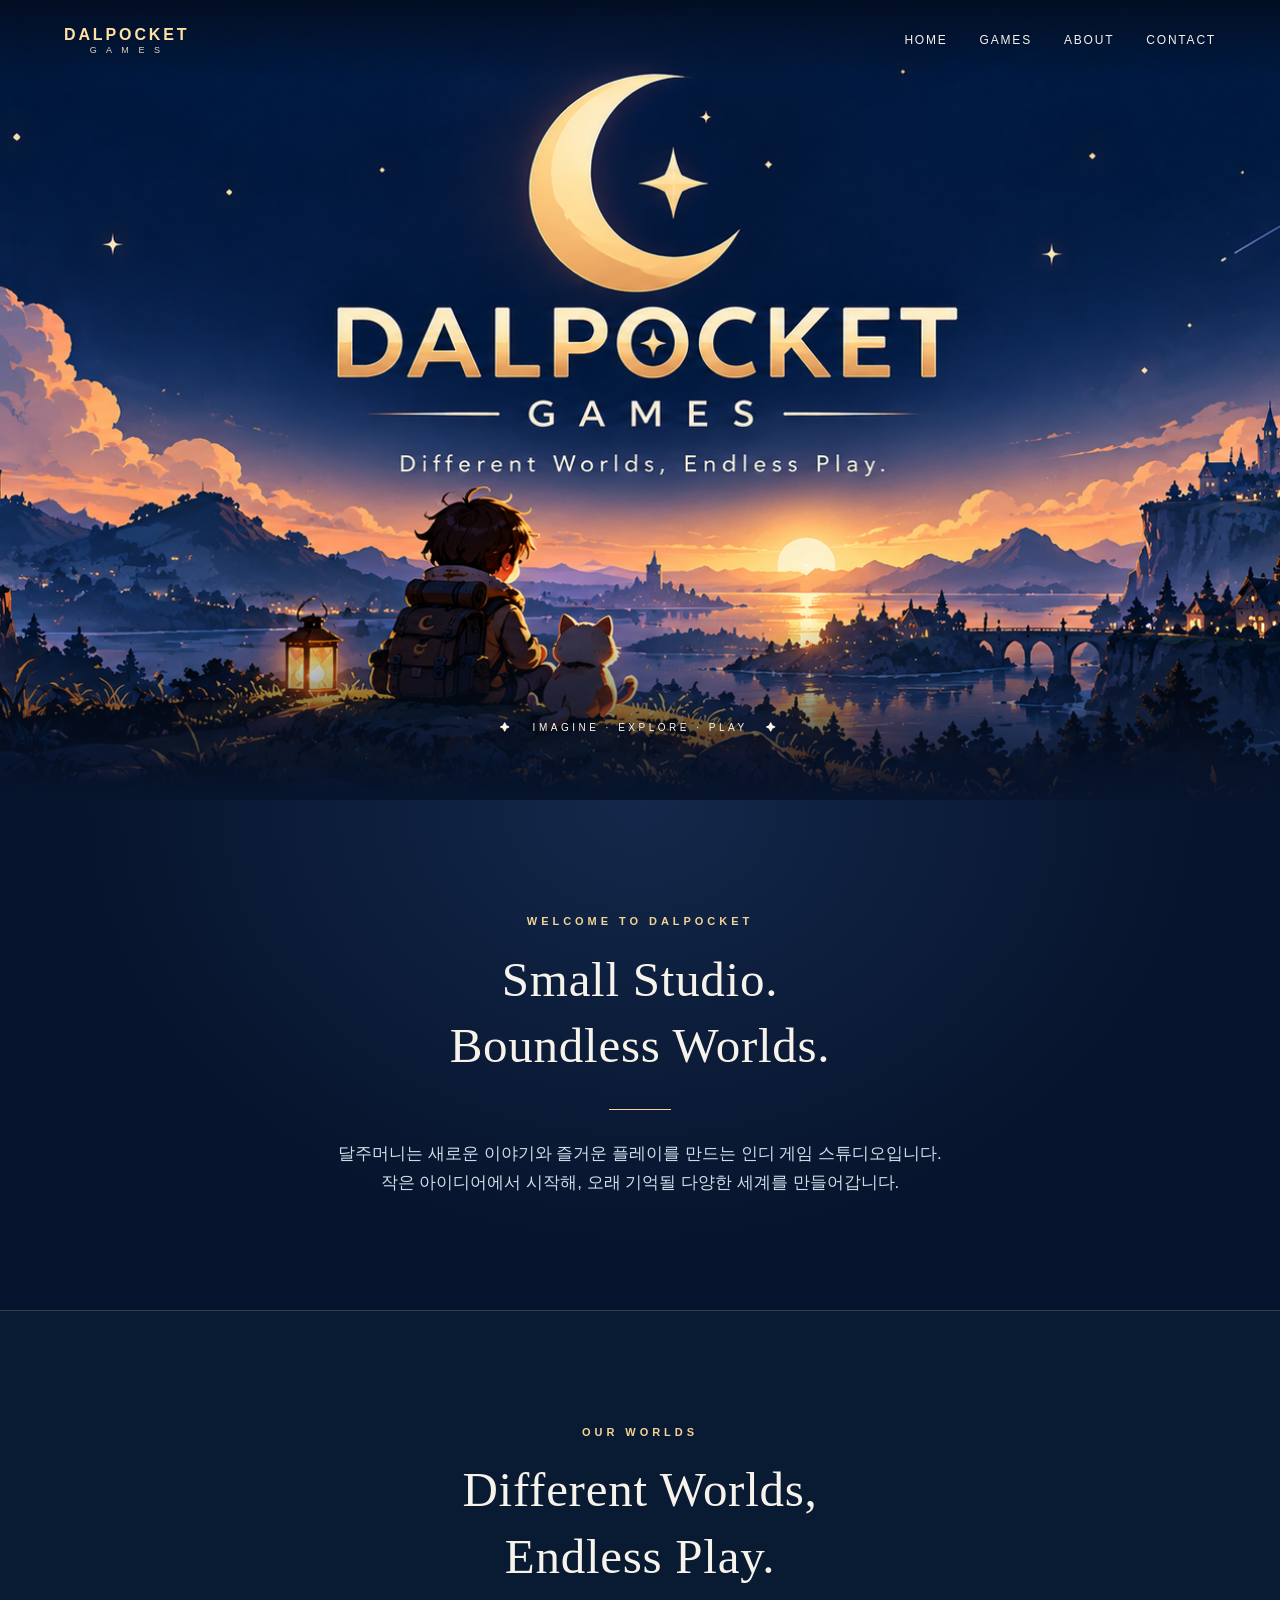
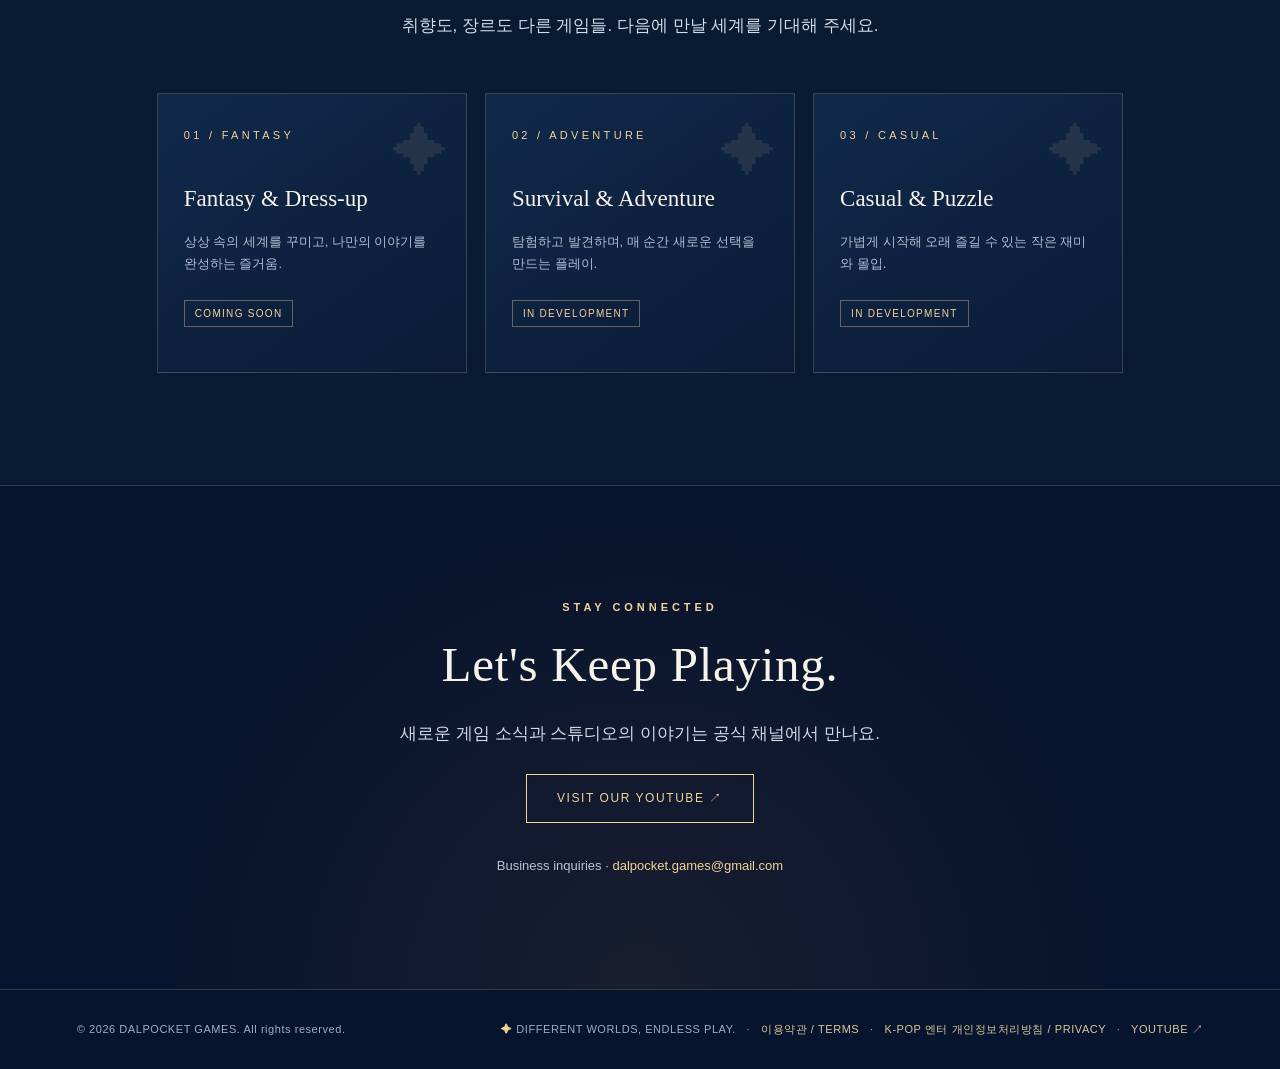
<file: index.html>
<!doctype html>
<html lang="ko">
<head>
<meta charset="utf-8">
<meta name="viewport" content="width=device-width, initial-scale=1">
<meta name="theme-color" content="#07142d">
<meta name="description" content="DALPOCKET GAMES — Different Worlds, Endless Play. 다양한 세계를 만드는 인디 게임 스튜디오.">
<title>DALPOCKET GAMES | Different Worlds, Endless Play</title>
<style>
:root{--navy:#07142d;--navy2:#0c1f40;--gold:#f3d396;--muted:#afbdd2;--line:rgba(241,209,154,.19)}
*{box-sizing:border-box}html{scroll-behavior:smooth}body{margin:0;background:var(--navy);color:#f7f3ea;font-family:Arial,"Noto Sans KR","Malgun Gothic",sans-serif;line-height:1.7}
a{color:inherit;text-decoration:none}a:focus-visible{outline:2px solid var(--gold);outline-offset:5px}
header{position:absolute;z-index:4;top:0;left:0;width:100%;background:linear-gradient(180deg,rgba(3,12,31,.87),transparent)}
.nav{max-width:1320px;margin:auto;display:flex;align-items:center;justify-content:space-between;padding:21px 5%}
.wordmark{font-weight:800;letter-spacing:.18em;font-size:16px;color:#ffe1a4}.wordmark span{display:block;font-size:9px;font-weight:500;letter-spacing:.4em;color:#e9d8bb;text-align:center;margin-top:-5px}
nav{display:flex;gap:32px;font-size:12px;letter-spacing:.15em}nav a:hover,.footer a:hover{color:var(--gold)}
.hero{position:relative;min-height:min(800px,75vw);background:#07142d url("dalpocket-banner.png") center center/cover no-repeat}
.hero:after{content:"";position:absolute;inset:auto 0 0;height:22%;background:linear-gradient(transparent,var(--navy));pointer-events:none}
.hero-caption{position:absolute;bottom:8%;width:100%;text-align:center;z-index:2;font-size:10px;letter-spacing:.35em;color:#fff8e8;text-shadow:0 2px 12px #06152c}
.section{max-width:1120px;margin:auto;padding:112px 6%}
.eyebrow{color:var(--gold);letter-spacing:.36em;font-size:11px;font-weight:bold}
h1,h2,h3,p{margin-top:0}h2{font-family:Georgia,"Malgun Gothic",serif;font-weight:400;font-size:clamp(31px,4vw,49px);letter-spacing:.015em;line-height:1.35;margin:16px 0 22px}
.lead{color:#d2dbe8;font-size:17px;max-width:740px;margin:0 auto}.center{text-align:center}
.divider{width:62px;height:1px;background:var(--gold);margin:30px auto}
.about{background:radial-gradient(ellipse at 50% 0,rgba(39,75,126,.36),transparent 62%),var(--navy)}
.cards{display:grid;grid-template-columns:repeat(3,minmax(0,1fr));gap:18px;margin-top:52px}
.card{border:1px solid var(--line);background:linear-gradient(145deg,#10294b,#0b1b35);padding:32px 26px;min-height:280px;position:relative;overflow:hidden;transition:transform .2s,border-color .2s}
.card:hover{transform:translateY(-5px);border-color:rgba(243,211,150,.65)}
.card:before{content:"✦";position:absolute;right:18px;top:12px;font-size:55px;color:rgba(243,211,150,.10)}
.card .num{font-size:11px;color:var(--gold);letter-spacing:.3em}.card h3{font-size:23px;margin:35px 0 13px;font-family:Georgia,"Malgun Gothic",serif;font-weight:400}
.card p{font-size:13px;color:var(--muted);margin:0}.tag{display:inline-block;border:1px solid rgba(243,211,150,.38);color:var(--gold);font-size:10px;padding:4px 10px;letter-spacing:.13em;margin-top:24px}
.games{border-top:1px solid var(--line);border-bottom:1px solid var(--line);background:#091a33}
.contact{background:radial-gradient(circle at 50% 100%,rgba(120,80,64,.16),transparent 60%)}
.cta{display:inline-block;border:1px solid var(--gold);padding:13px 30px;margin-top:25px;color:var(--gold);letter-spacing:.13em;font-size:12px;transition:.2s}
.cta:hover{background:var(--gold);color:var(--navy)}
.footer{border-top:1px solid var(--line);padding:30px 6%;display:flex;justify-content:space-between;gap:18px;max-width:1320px;margin:auto;color:#9aaec9;font-size:11px;letter-spacing:.05em}
.footer a{color:#dfc69b}.star{color:var(--gold)}
@media(max-width:760px){.nav{padding:15px 5%}.wordmark{font-size:12px}nav{gap:12px;font-size:9px}.hero{min-height:480px;background-size:auto 100%;background-position:center}.hero-caption{bottom:6%;font-size:8px;letter-spacing:.15em}.section{padding:76px 7%}.cards{grid-template-columns:1fr;gap:13px;margin-top:36px}.card{min-height:220px}.card h3{margin-top:22px}.footer{display:block;text-align:center}.footer div+div{margin-top:8px}.lead{font-size:15px}}
@media(max-width:390px){nav{gap:8px;font-size:8px}.wordmark{letter-spacing:.08em}}
</style>
</head>
<body>
<header><div class="nav"><a class="wordmark" href="#home" aria-label="DALPOCKET 홈">DALPOCKET<span>G A M E S</span></a><nav aria-label="주 메뉴"><a href="#home">HOME</a><a href="#games">GAMES</a><a href="#about">ABOUT</a><a href="#contact">CONTACT</a></nav></div></header>
<main>
<section class="hero" id="home" aria-label="DALPOCKET GAMES: Different Worlds, Endless Play"><div class="hero-caption">✦ &nbsp; IMAGINE · EXPLORE · PLAY &nbsp; ✦</div></section>
<section class="about center" id="about"><div class="section"><div class="eyebrow">WELCOME TO DALPOCKET</div><h2>Small Studio.<br>Boundless Worlds.</h2><div class="divider"></div><p class="lead">달주머니는 새로운 이야기와 즐거운 플레이를 만드는 인디 게임 스튜디오입니다.<br>작은 아이디어에서 시작해, 오래 기억될 다양한 세계를 만들어갑니다.</p></div></section>
<section class="games" id="games"><div class="section"><div class="center"><div class="eyebrow">OUR WORLDS</div><h2>Different Worlds,<br>Endless Play.</h2><p class="lead">취향도, 장르도 다른 게임들. 다음에 만날 세계를 기대해 주세요.</p></div>
<div class="cards">
<article class="card"><div class="num">01 / FANTASY</div><h3>Fantasy & Dress-up</h3><p>상상 속의 세계를 꾸미고, 나만의 이야기를 완성하는 즐거움.</p><span class="tag">COMING SOON</span></article>
<article class="card"><div class="num">02 / ADVENTURE</div><h3>Survival & Adventure</h3><p>탐험하고 발견하며, 매 순간 새로운 선택을 만드는 플레이.</p><span class="tag">IN DEVELOPMENT</span></article>
<article class="card"><div class="num">03 / CASUAL</div><h3>Casual & Puzzle</h3><p>가볍게 시작해 오래 즐길 수 있는 작은 재미와 몰입.</p><span class="tag">IN DEVELOPMENT</span></article>
</div></div></section>
<section class="contact center" id="contact"><div class="section"><div class="eyebrow">STAY CONNECTED</div><h2>Let's Keep Playing.</h2><p class="lead">새로운 게임 소식과 스튜디오의 이야기는 공식 채널에서 만나요.</p><a class="cta" href="https://www.youtube.com/@DalPocket" target="_blank" rel="noopener noreferrer">VISIT OUR YOUTUBE ↗</a><p style="margin:32px 0 0;color:#b9c5d7;font-size:13px">Business inquiries · <a href="mailto:dalpocket.games@gmail.com" style="color:var(--gold)">dalpocket.games@gmail.com</a></p></div></section>
</main>
<footer class="footer"><div>© 2026 DALPOCKET GAMES. All rights reserved.</div><div><span class="star">✦</span> DIFFERENT WORLDS, ENDLESS PLAY. &nbsp; · &nbsp; <a href="terms.html">이용약관 / TERMS</a> &nbsp; · &nbsp; <a href="kpop/privacy/">K-POP 엔터 개인정보처리방침 / PRIVACY</a> &nbsp; · &nbsp; <a href="https://www.youtube.com/@DalPocket" target="_blank" rel="noopener noreferrer">YOUTUBE ↗</a></div></footer>
</body></html>
</file>
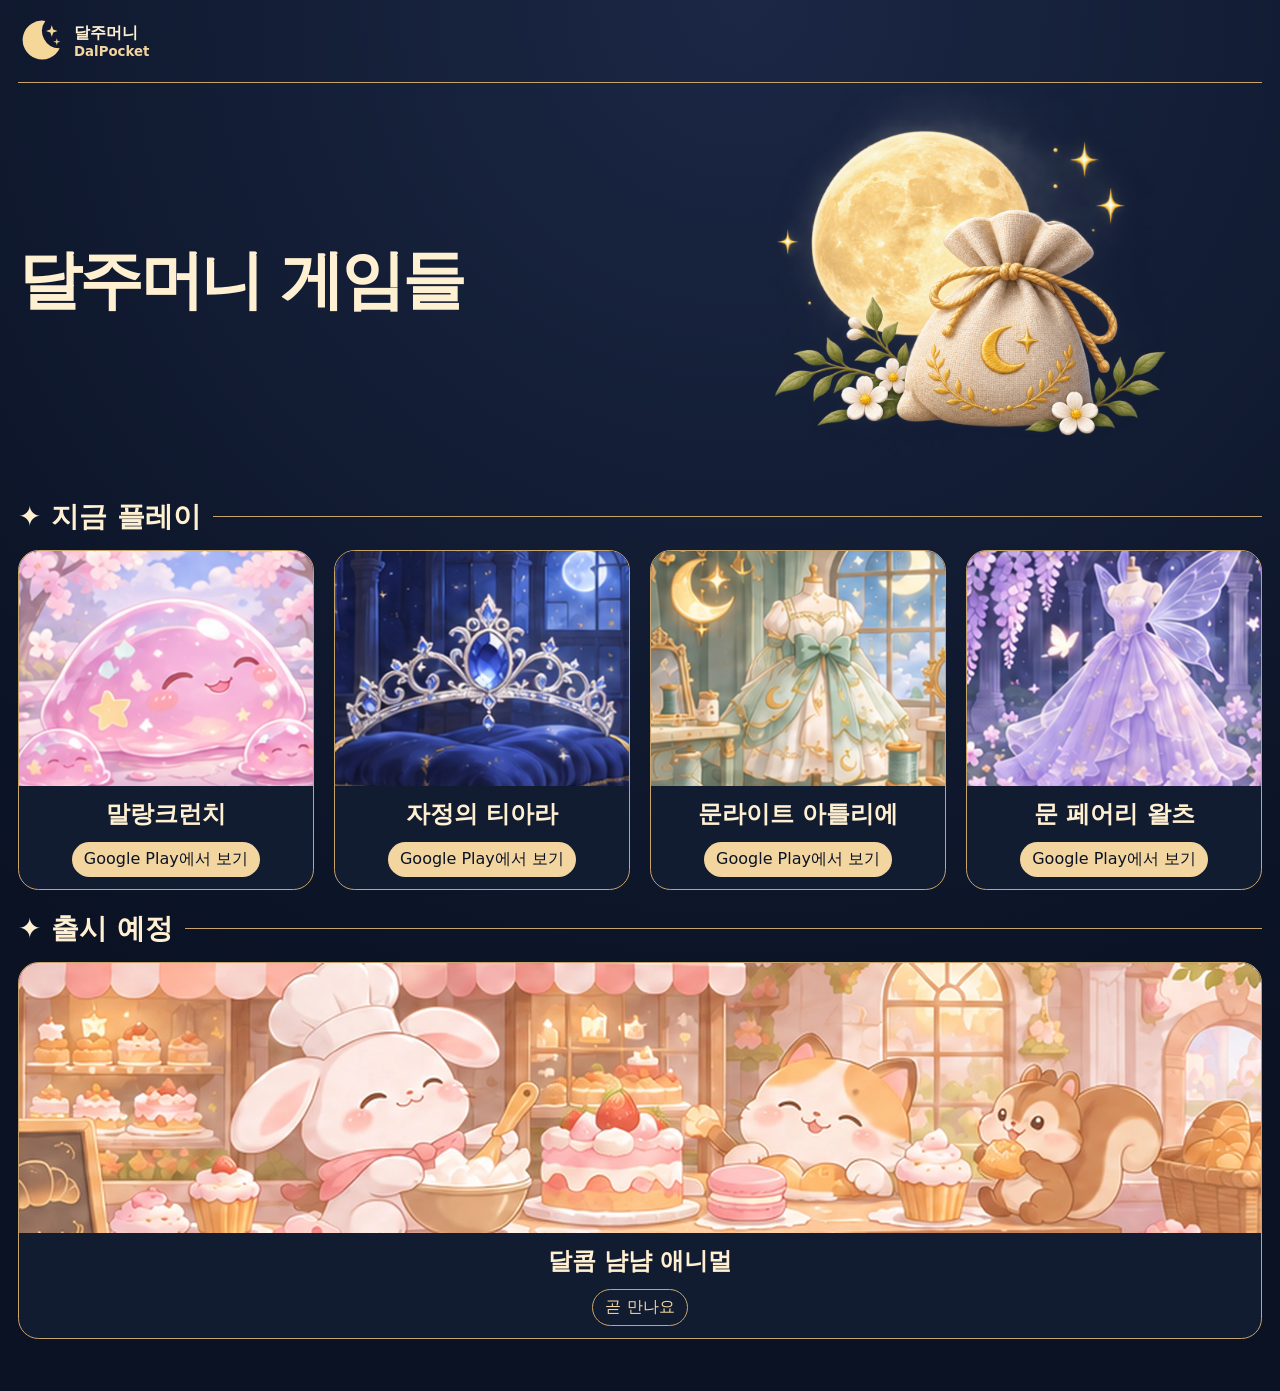
<file: games/index.html>
<!doctype html><html lang="ko"><meta charset="utf-8"><meta name="viewport" content="width=device-width,initial-scale=1"><title>달주머니 게임들</title><link rel="stylesheet" href="style.css"><body ><main><header><img src="assets/brand-mark.svg" alt=""><span>달주머니<small>DalPocket</small></span></header><div class="hero"><h1>달주머니 게임들</h1><img src="assets/moon-pouch.png" alt=""></div><section><h2>✦ 지금 플레이</h2><div class="grid released"><article class="card"><img class="art" src="assets/malang-crunch.webp" alt=""><h3>말랑크런치</h3><a class="cta" href="https://play.google.com/store/apps/details?id=com.sei.malangcrunch" target="_blank" rel="noopener">Google Play에서 보기</a></article><article class="card"><img class="art" src="assets/midnight-tiara.webp" alt=""><h3>자정의 티아라</h3><a class="cta" href="https://play.google.com/store/apps/details?id=com.midnighttiara.game" target="_blank" rel="noopener">Google Play에서 보기</a></article><article class="card"><img class="art" src="assets/moonlight-atelier.webp" alt=""><h3>문라이트 아틀리에</h3><a class="cta" href="https://play.google.com/store/apps/details?id=com.dalpocket.moonlightatelier" target="_blank" rel="noopener">Google Play에서 보기</a></article><article class="card"><img class="art" src="assets/moon-fairy-waltz.webp" alt=""><h3>문 페어리 왈츠</h3><a class="cta" href="https://play.google.com/store/apps/details?id=com.dalpocket.fairycloset" target="_blank" rel="noopener">Google Play에서 보기</a></article></div></section><section><h2>✦ 출시 예정</h2><div class="grid upcoming"><article class="card"><img class="art" src="assets/nyamnyam-animals.webp" alt=""><h3>달콤 냠냠 애니멀</h3><span class="cta soon">곧 만나요</span></article></div></section></main></body></html>
</file>
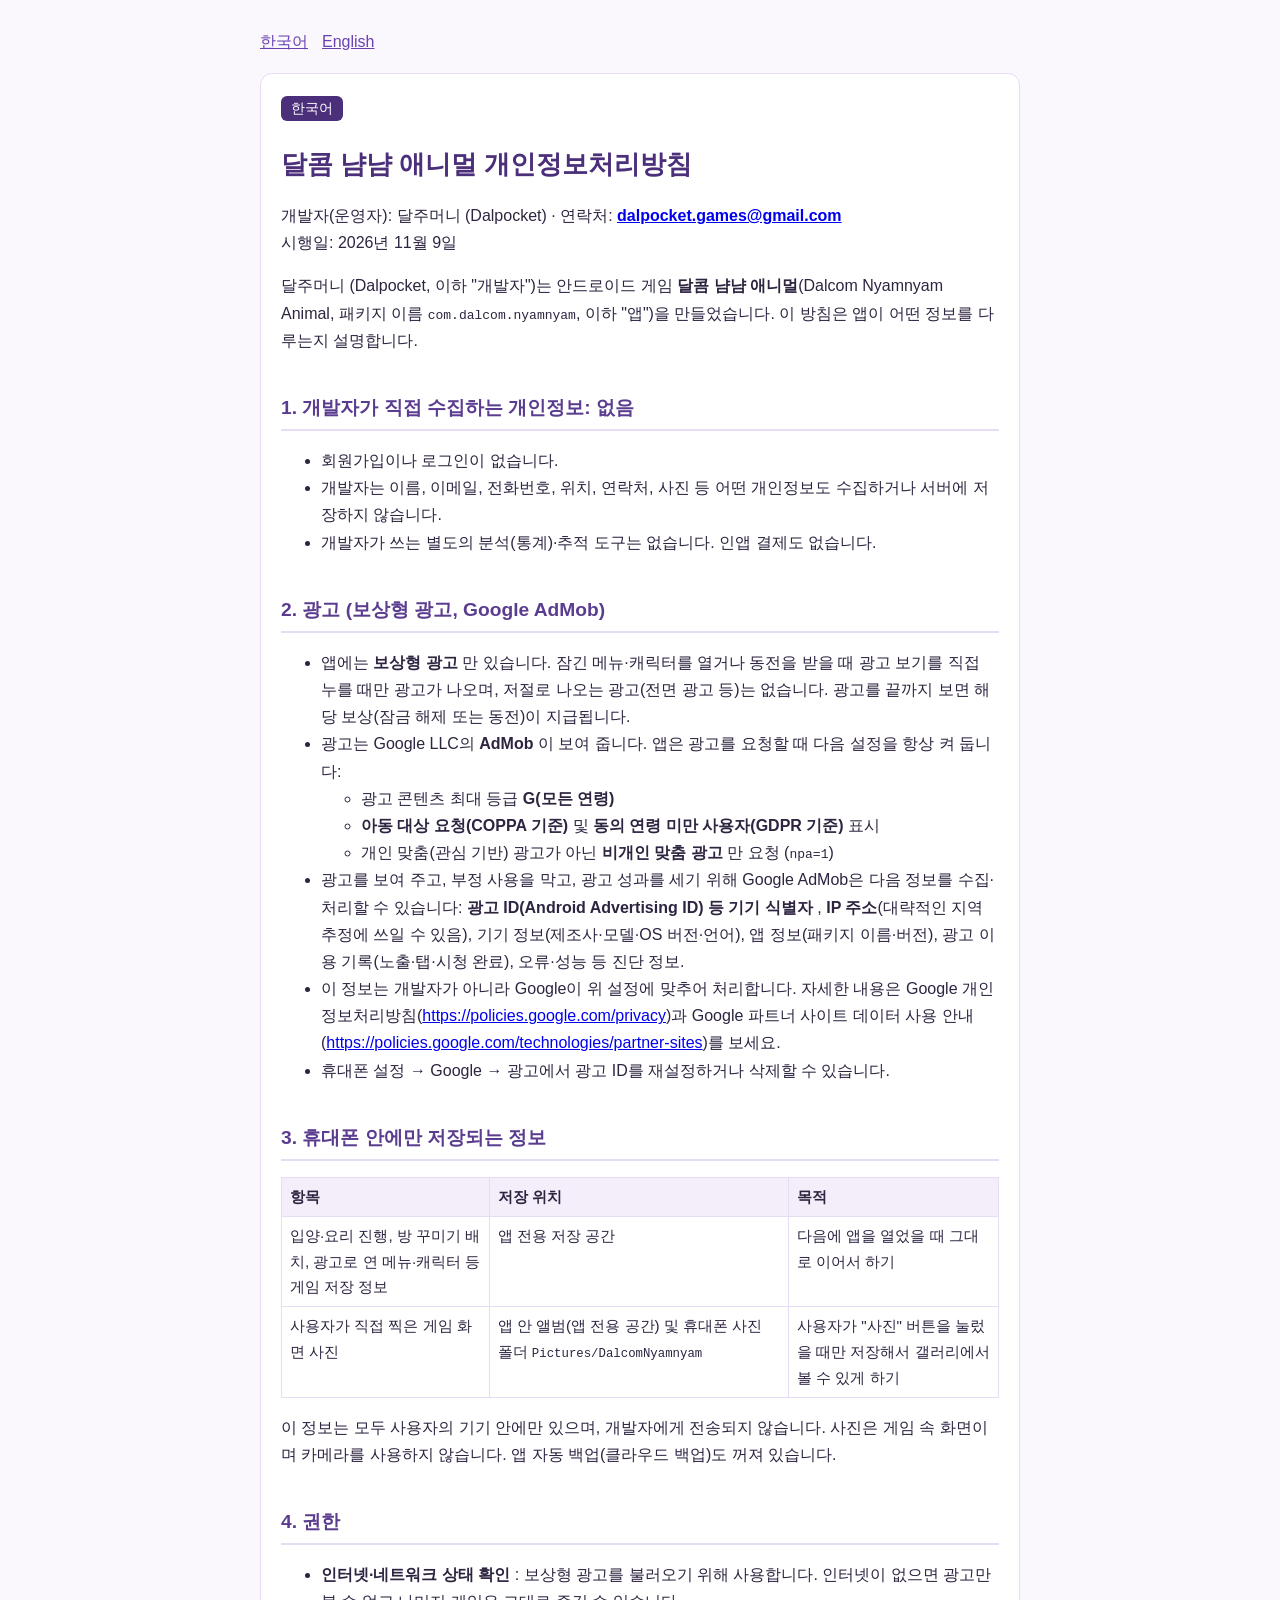
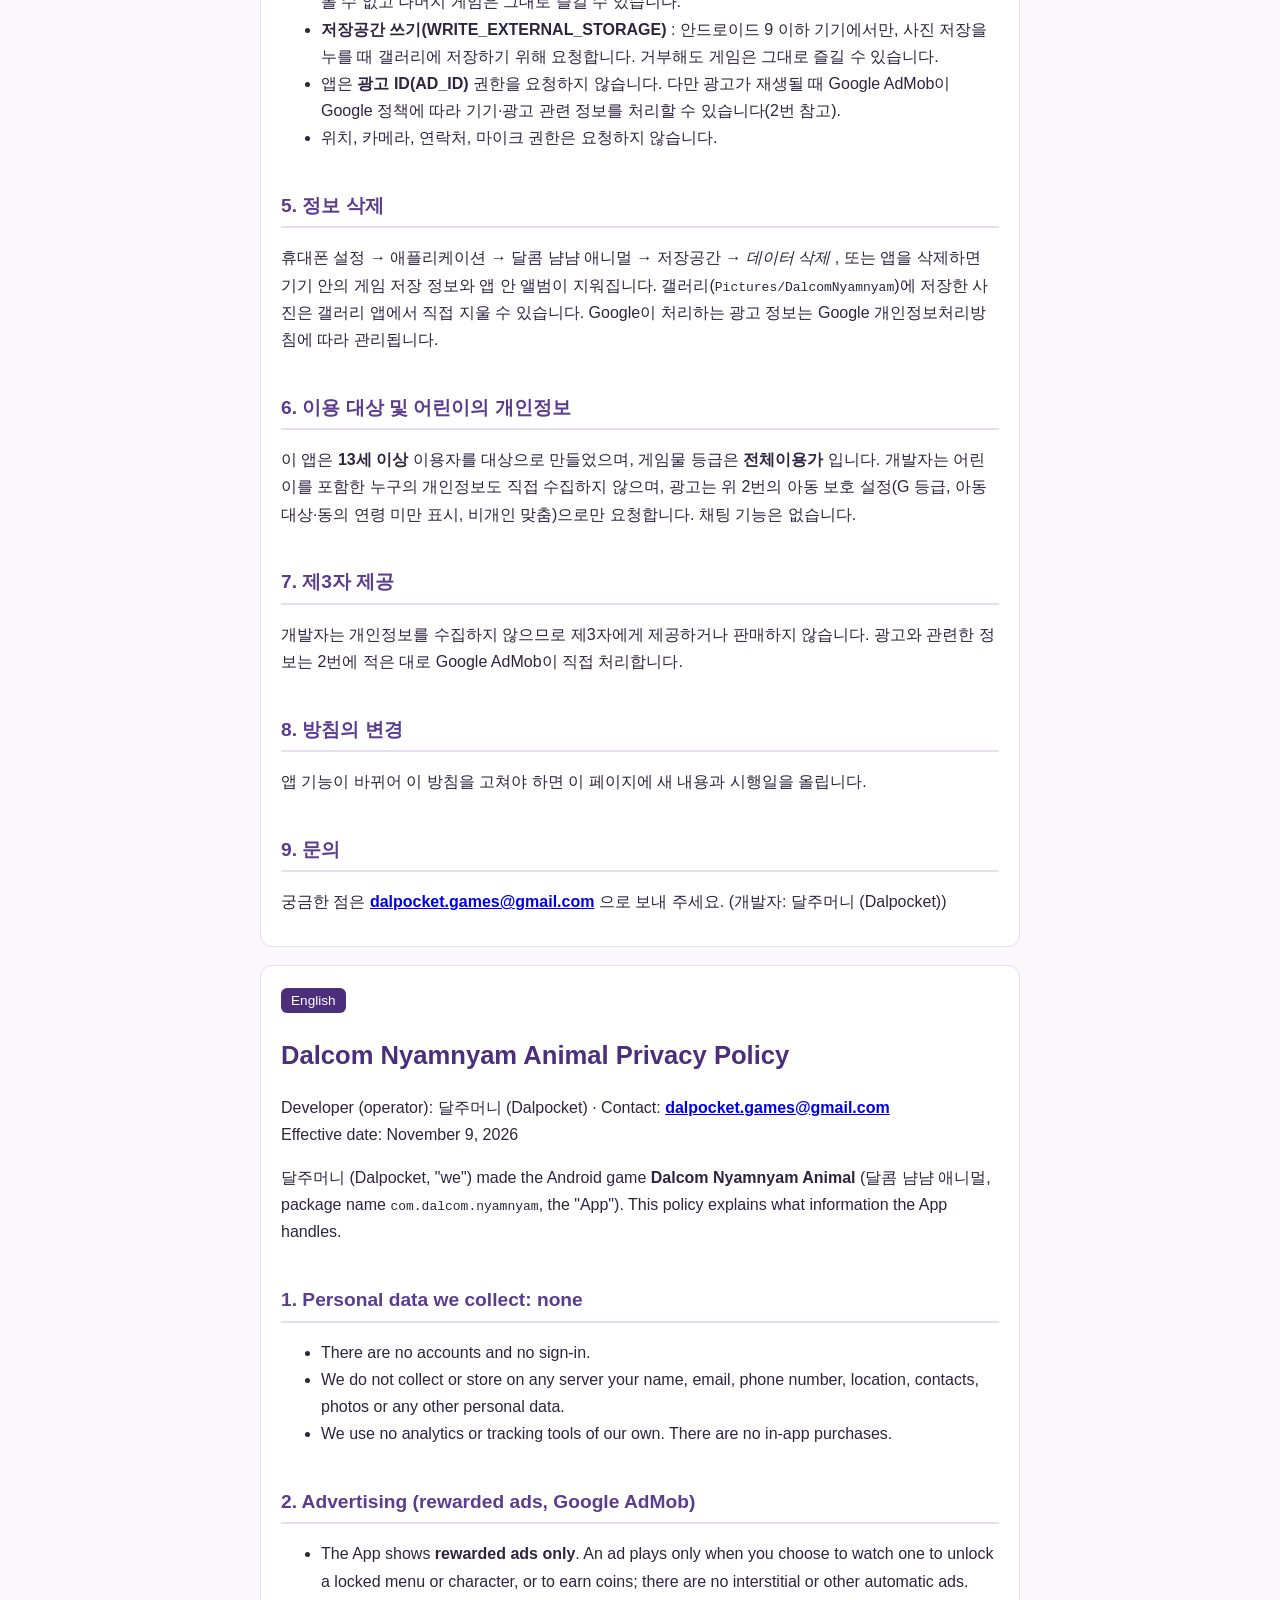
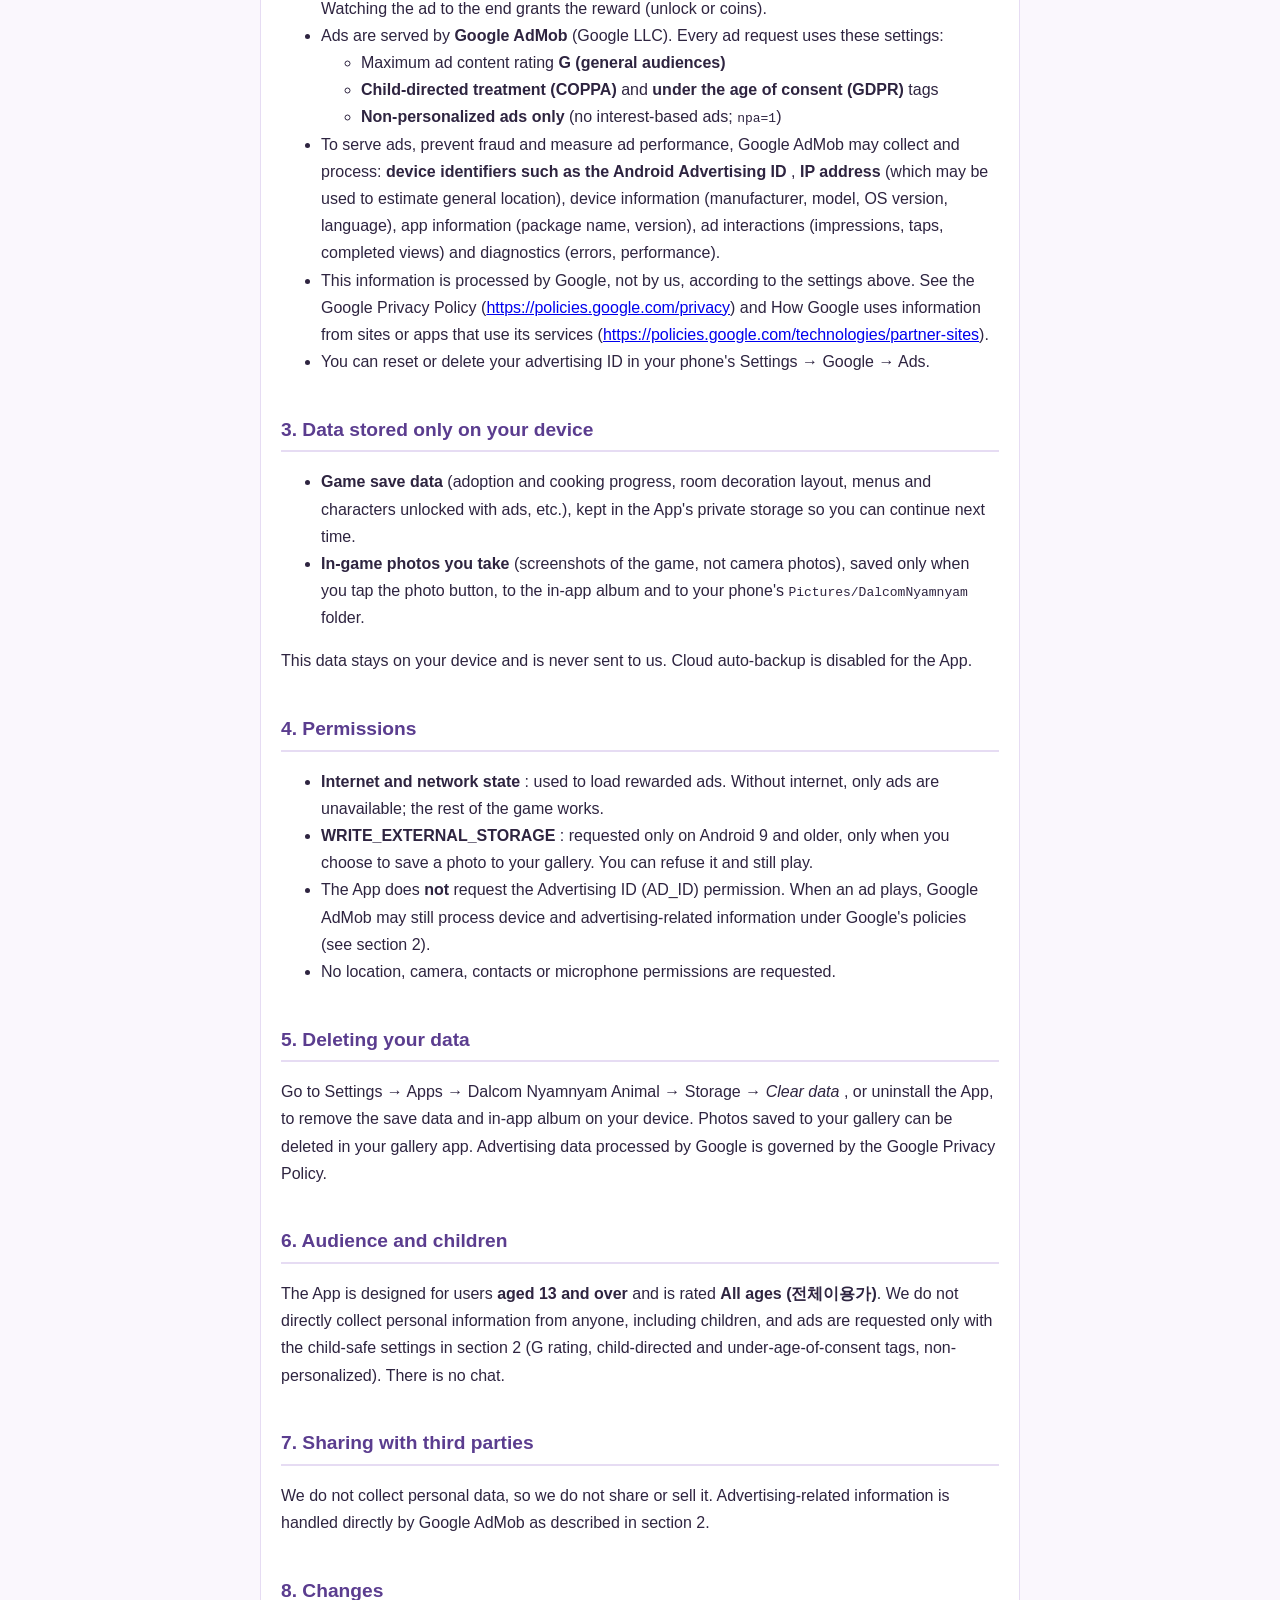
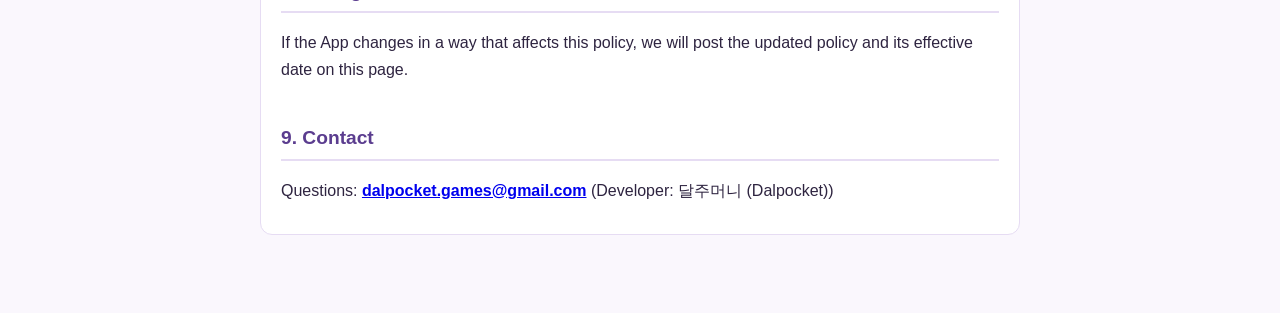
<file: dalcom-nyamnyam/privacy/index.html>
<!DOCTYPE html>
<html lang="ko">
<head>
<meta charset="utf-8">
<meta name="viewport" content="width=device-width, initial-scale=1">
<title>달콤 냠냠 애니멀 개인정보처리방침 · Dalcom Nyamnyam Animal Privacy Policy</title>
<style>
  body { font-family: -apple-system, "Apple SD Gothic Neo", "Noto Sans KR", "Malgun Gothic", sans-serif; line-height: 1.7; color: #2e2440; background: #faf7fd; margin: 0; }
  main { max-width: 760px; margin: 0 auto; padding: 28px 20px 60px; }
  h1 { font-size: 1.6em; color: #4b2f7a; margin-bottom: 4px; }
  h2 { font-size: 1.2em; color: #5b3d8f; border-bottom: 2px solid #e6dcf3; padding-bottom: 4px; margin-top: 2em; }
  .meta { color: #6d6380; font-size: 0.95em; }
  .box { background: #fff; border: 1px solid #e6dcf3; border-radius: 12px; padding: 4px 20px 14px; margin: 18px 0; }
  .lang { display: inline-block; background: #4b2f7a; color: #fff; border-radius: 6px; padding: 1px 10px; font-size: 0.85em; }
  nav a { margin-right: 14px; color: #6a42b0; }
  table { border-collapse: collapse; width: 100%; font-size: 0.95em; }
  th, td { border: 1px solid #e6dcf3; padding: 6px 8px; text-align: left; vertical-align: top; }
  th { background: #f3eefa; }
</style>
</head>
<body>
<main>
<nav><a href="#ko">한국어</a><a href="#en">English</a></nav>
<section id="ko" class="box">
<p><span class="lang">한국어</span></p>
<h1>달콤 냠냠 애니멀 개인정보처리방침</h1>
<p>개발자(운영자): 달주머니 (Dalpocket) · 연락처: <strong><a href="mailto:dalpocket.games@gmail.com">dalpocket.games@gmail.com</a></strong><br />
시행일: 2026년 11월 9일</p>
<p>달주머니 (Dalpocket, 이하 "개발자")는 안드로이드 게임 <strong>달콤 냠냠 애니멀</strong>(Dalcom Nyamnyam Animal, 패키지 이름 <code>com.dalcom.nyamnyam</code>, 이하 "앱")을 만들었습니다. 이 방침은 앱이 어떤 정보를 다루는지 설명합니다.</p>
<h2>1. 개발자가 직접 수집하는 개인정보: 없음</h2>
<ul>
<li>회원가입이나 로그인이 없습니다.</li>
<li>개발자는 이름, 이메일, 전화번호, 위치, 연락처, 사진 등 어떤 개인정보도 수집하거나 서버에 저장하지 않습니다.</li>
<li>개발자가 쓰는 별도의 분석(통계)·추적 도구는 없습니다. 인앱 결제도 없습니다.</li>
</ul>
<h2>2. 광고 (보상형 광고, Google AdMob)</h2>
<ul>
<li>앱에는 <strong>보상형 광고</strong> 만 있습니다. 잠긴 메뉴·캐릭터를 열거나 동전을 받을 때 광고 보기를 직접 누를 때만 광고가 나오며, 저절로 나오는 광고(전면 광고 등)는 없습니다. 광고를 끝까지 보면 해당 보상(잠금 해제 또는 동전)이 지급됩니다.</li>
<li>광고는 Google LLC의 <strong>AdMob</strong> 이 보여 줍니다. 앱은 광고를 요청할 때 다음 설정을 항상 켜 둡니다: <ul>
<li>광고 콘텐츠 최대 등급 <strong>G(모든 연령)</strong></li>
<li><strong>아동 대상 요청(COPPA 기준)</strong> 및 <strong>동의 연령 미만 사용자(GDPR 기준)</strong> 표시</li>
<li>개인 맞춤(관심 기반) 광고가 아닌 <strong>비개인 맞춤 광고</strong> 만 요청 (<code>npa=1</code>)</li>
</ul>
</li>
<li>광고를 보여 주고, 부정 사용을 막고, 광고 성과를 세기 위해 Google AdMob은 다음 정보를 수집·처리할 수 있습니다: <strong>광고 ID(Android Advertising ID) 등 기기 식별자</strong> , <strong>IP 주소</strong>(대략적인 지역 추정에 쓰일 수 있음), 기기 정보(제조사·모델·OS 버전·언어), 앱 정보(패키지 이름·버전), 광고 이용 기록(노출·탭·시청 완료), 오류·성능 등 진단 정보.</li>
<li>이 정보는 개발자가 아니라 Google이 위 설정에 맞추어 처리합니다. 자세한 내용은 Google 개인정보처리방침(<a href="https://policies.google.com/privacy">https://policies.google.com/privacy</a>)과 Google 파트너 사이트 데이터 사용 안내(<a href="https://policies.google.com/technologies/partner-sites">https://policies.google.com/technologies/partner-sites</a>)를 보세요.</li>
<li>휴대폰 설정 → Google → 광고에서 광고 ID를 재설정하거나 삭제할 수 있습니다.</li>
</ul>
<h2>3. 휴대폰 안에만 저장되는 정보</h2>
<table>
<thead>
<tr>
<th>항목</th>
<th>저장 위치</th>
<th>목적</th>
</tr>
</thead>
<tbody>
<tr>
<td>입양·요리 진행, 방 꾸미기 배치, 광고로 연 메뉴·캐릭터 등 게임 저장 정보</td>
<td>앱 전용 저장 공간</td>
<td>다음에 앱을 열었을 때 그대로 이어서 하기</td>
</tr>
<tr>
<td>사용자가 직접 찍은 게임 화면 사진</td>
<td>앱 안 앨범(앱 전용 공간) 및 휴대폰 사진 폴더 <code>Pictures/DalcomNyamnyam</code></td>
<td>사용자가 "사진" 버튼을 눌렀을 때만 저장해서 갤러리에서 볼 수 있게 하기</td>
</tr>
</tbody>
</table>
<p>이 정보는 모두 사용자의 기기 안에만 있으며, 개발자에게 전송되지 않습니다. 사진은 게임 속 화면이며 카메라를 사용하지 않습니다. 앱 자동 백업(클라우드 백업)도 꺼져 있습니다.</p>
<h2>4. 권한</h2>
<ul>
<li><strong>인터넷·네트워크 상태 확인</strong> : 보상형 광고를 불러오기 위해 사용합니다. 인터넷이 없으면 광고만 볼 수 없고 나머지 게임은 그대로 즐길 수 있습니다.</li>
<li><strong>저장공간 쓰기(WRITE_EXTERNAL_STORAGE)</strong> : 안드로이드 9 이하 기기에서만, 사진 저장을 누를 때 갤러리에 저장하기 위해 요청합니다. 거부해도 게임은 그대로 즐길 수 있습니다.</li>
<li>앱은 <strong>광고 ID(AD_ID)</strong> 권한을 요청하지 않습니다. 다만 광고가 재생될 때 Google AdMob이 Google 정책에 따라 기기·광고 관련 정보를 처리할 수 있습니다(2번 참고).</li>
<li>위치, 카메라, 연락처, 마이크 권한은 요청하지 않습니다.</li>
</ul>
<h2>5. 정보 삭제</h2>
<p>휴대폰 설정 → 애플리케이션 → 달콤 냠냠 애니멀 → 저장공간 → <em>데이터 삭제</em> , 또는 앱을 삭제하면 기기 안의 게임 저장 정보와 앱 안 앨범이 지워집니다. 갤러리(<code>Pictures/DalcomNyamnyam</code>)에 저장한 사진은 갤러리 앱에서 직접 지울 수 있습니다. Google이 처리하는 광고 정보는 Google 개인정보처리방침에 따라 관리됩니다.</p>
<h2>6. 이용 대상 및 어린이의 개인정보</h2>
<p>이 앱은 <strong>13세 이상</strong> 이용자를 대상으로 만들었으며, 게임물 등급은 <strong>전체이용가</strong> 입니다. 개발자는 어린이를 포함한 누구의 개인정보도 직접 수집하지 않으며, 광고는 위 2번의 아동 보호 설정(G 등급, 아동 대상·동의 연령 미만 표시, 비개인 맞춤)으로만 요청합니다. 채팅 기능은 없습니다.</p>
<h2>7. 제3자 제공</h2>
<p>개발자는 개인정보를 수집하지 않으므로 제3자에게 제공하거나 판매하지 않습니다. 광고와 관련한 정보는 2번에 적은 대로 Google AdMob이 직접 처리합니다.</p>
<h2>8. 방침의 변경</h2>
<p>앱 기능이 바뀌어 이 방침을 고쳐야 하면 이 페이지에 새 내용과 시행일을 올립니다.</p>
<h2>9. 문의</h2>
<p>궁금한 점은 <strong><a href="mailto:dalpocket.games@gmail.com">dalpocket.games@gmail.com</a></strong> 으로 보내 주세요. (개발자: 달주머니 (Dalpocket))</p>
</section>
<section id="en" class="box" lang="en">
<p><span class="lang">English</span></p>
<h1>Dalcom Nyamnyam Animal Privacy Policy</h1>
<p>Developer (operator): 달주머니 (Dalpocket) · Contact: <strong><a href="mailto:dalpocket.games@gmail.com">dalpocket.games@gmail.com</a></strong><br />
Effective date: November 9, 2026</p>
<p>달주머니 (Dalpocket, "we") made the Android game <strong>Dalcom Nyamnyam Animal</strong> (달콤 냠냠 애니멀, package name <code>com.dalcom.nyamnyam</code>, the "App"). This policy explains what information the App handles.</p>
<h2>1. Personal data we collect: none</h2>
<ul>
<li>There are no accounts and no sign-in.</li>
<li>We do not collect or store on any server your name, email, phone number, location, contacts, photos or any other personal data.</li>
<li>We use no analytics or tracking tools of our own. There are no in-app purchases.</li>
</ul>
<h2>2. Advertising (rewarded ads, Google AdMob)</h2>
<ul>
<li>The App shows <strong>rewarded ads only</strong>. An ad plays only when you choose to watch one to unlock a locked menu or character, or to earn coins; there are no interstitial or other automatic ads. Watching the ad to the end grants the reward (unlock or coins).</li>
<li>Ads are served by <strong>Google AdMob</strong> (Google LLC). Every ad request uses these settings: <ul>
<li>Maximum ad content rating <strong>G (general audiences)</strong></li>
<li><strong>Child-directed treatment (COPPA)</strong> and <strong>under the age of consent (GDPR)</strong> tags</li>
<li><strong>Non-personalized ads only</strong> (no interest-based ads; <code>npa=1</code>)</li>
</ul>
</li>
<li>To serve ads, prevent fraud and measure ad performance, Google AdMob may collect and process: <strong>device identifiers such as the Android Advertising ID</strong> , <strong>IP address</strong> (which may be used to estimate general location), device information (manufacturer, model, OS version, language), app information (package name, version), ad interactions (impressions, taps, completed views) and diagnostics (errors, performance).</li>
<li>This information is processed by Google, not by us, according to the settings above. See the Google Privacy Policy (<a href="https://policies.google.com/privacy">https://policies.google.com/privacy</a>) and How Google uses information from sites or apps that use its services (<a href="https://policies.google.com/technologies/partner-sites">https://policies.google.com/technologies/partner-sites</a>).</li>
<li>You can reset or delete your advertising ID in your phone's Settings → Google → Ads.</li>
</ul>
<h2>3. Data stored only on your device</h2>
<ul>
<li><strong>Game save data</strong> (adoption and cooking progress, room decoration layout, menus and characters unlocked with ads, etc.), kept in the App's private storage so you can continue next time.</li>
<li><strong>In-game photos you take</strong> (screenshots of the game, not camera photos), saved only when you tap the photo button, to the in-app album and to your phone's <code>Pictures/DalcomNyamnyam</code> folder.</li>
</ul>
<p>This data stays on your device and is never sent to us. Cloud auto-backup is disabled for the App.</p>
<h2>4. Permissions</h2>
<ul>
<li><strong>Internet and network state</strong> : used to load rewarded ads. Without internet, only ads are unavailable; the rest of the game works.</li>
<li><strong>WRITE_EXTERNAL_STORAGE</strong> : requested only on Android 9 and older, only when you choose to save a photo to your gallery. You can refuse it and still play.</li>
<li>The App does <strong>not</strong> request the Advertising ID (AD_ID) permission. When an ad plays, Google AdMob may still process device and advertising-related information under Google's policies (see section 2).</li>
<li>No location, camera, contacts or microphone permissions are requested.</li>
</ul>
<h2>5. Deleting your data</h2>
<p>Go to Settings → Apps → Dalcom Nyamnyam Animal → Storage → <em>Clear data</em> , or uninstall the App, to remove the save data and in-app album on your device. Photos saved to your gallery can be deleted in your gallery app. Advertising data processed by Google is governed by the Google Privacy Policy.</p>
<h2>6. Audience and children</h2>
<p>The App is designed for users <strong>aged 13 and over</strong> and is rated <strong>All ages (전체이용가)</strong>. We do not directly collect personal information from anyone, including children, and ads are requested only with the child-safe settings in section 2 (G rating, child-directed and under-age-of-consent tags, non-personalized). There is no chat.</p>
<h2>7. Sharing with third parties</h2>
<p>We do not collect personal data, so we do not share or sell it. Advertising-related information is handled directly by Google AdMob as described in section 2.</p>
<h2>8. Changes</h2>
<p>If the App changes in a way that affects this policy, we will post the updated policy and its effective date on this page.</p>
<h2>9. Contact</h2>
<p>Questions: <strong><a href="mailto:dalpocket.games@gmail.com">dalpocket.games@gmail.com</a></strong> (Developer: 달주머니 (Dalpocket))</p>
</section>
</main>
</body>
</html>
</file>
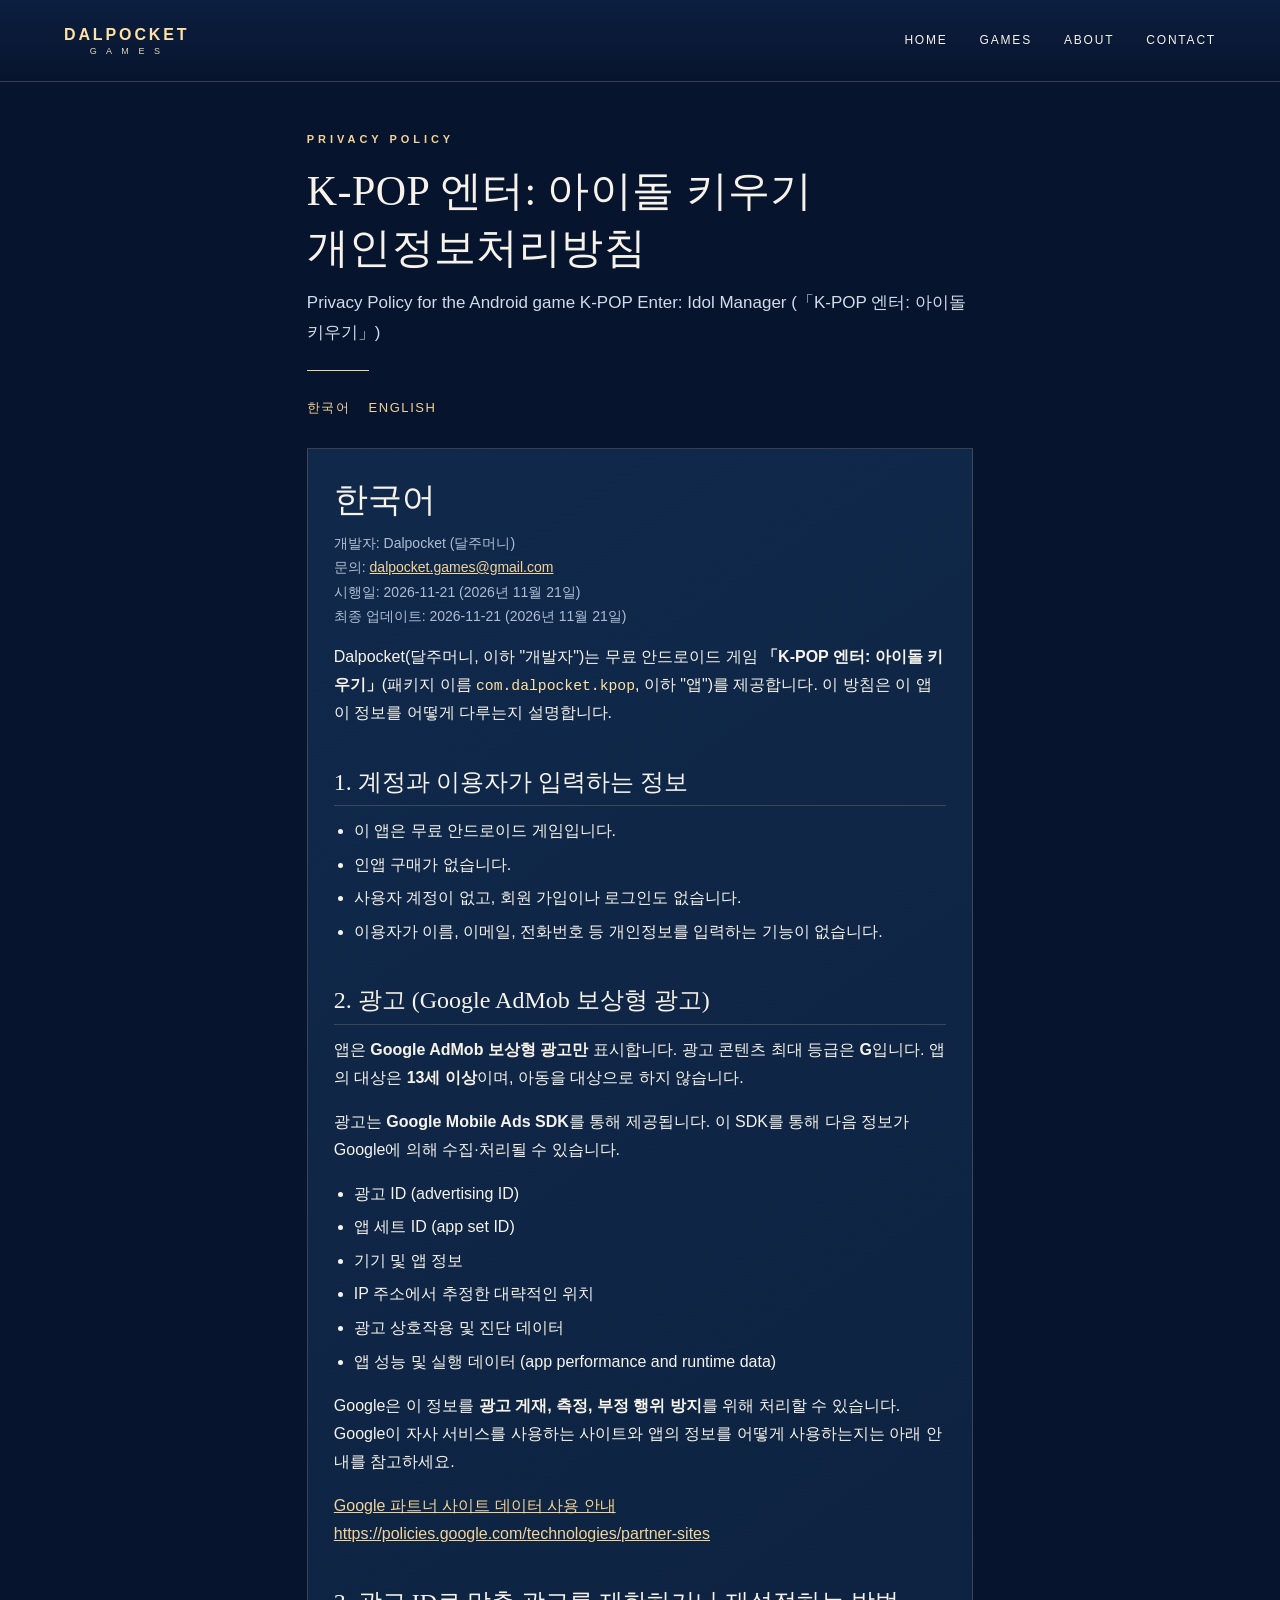
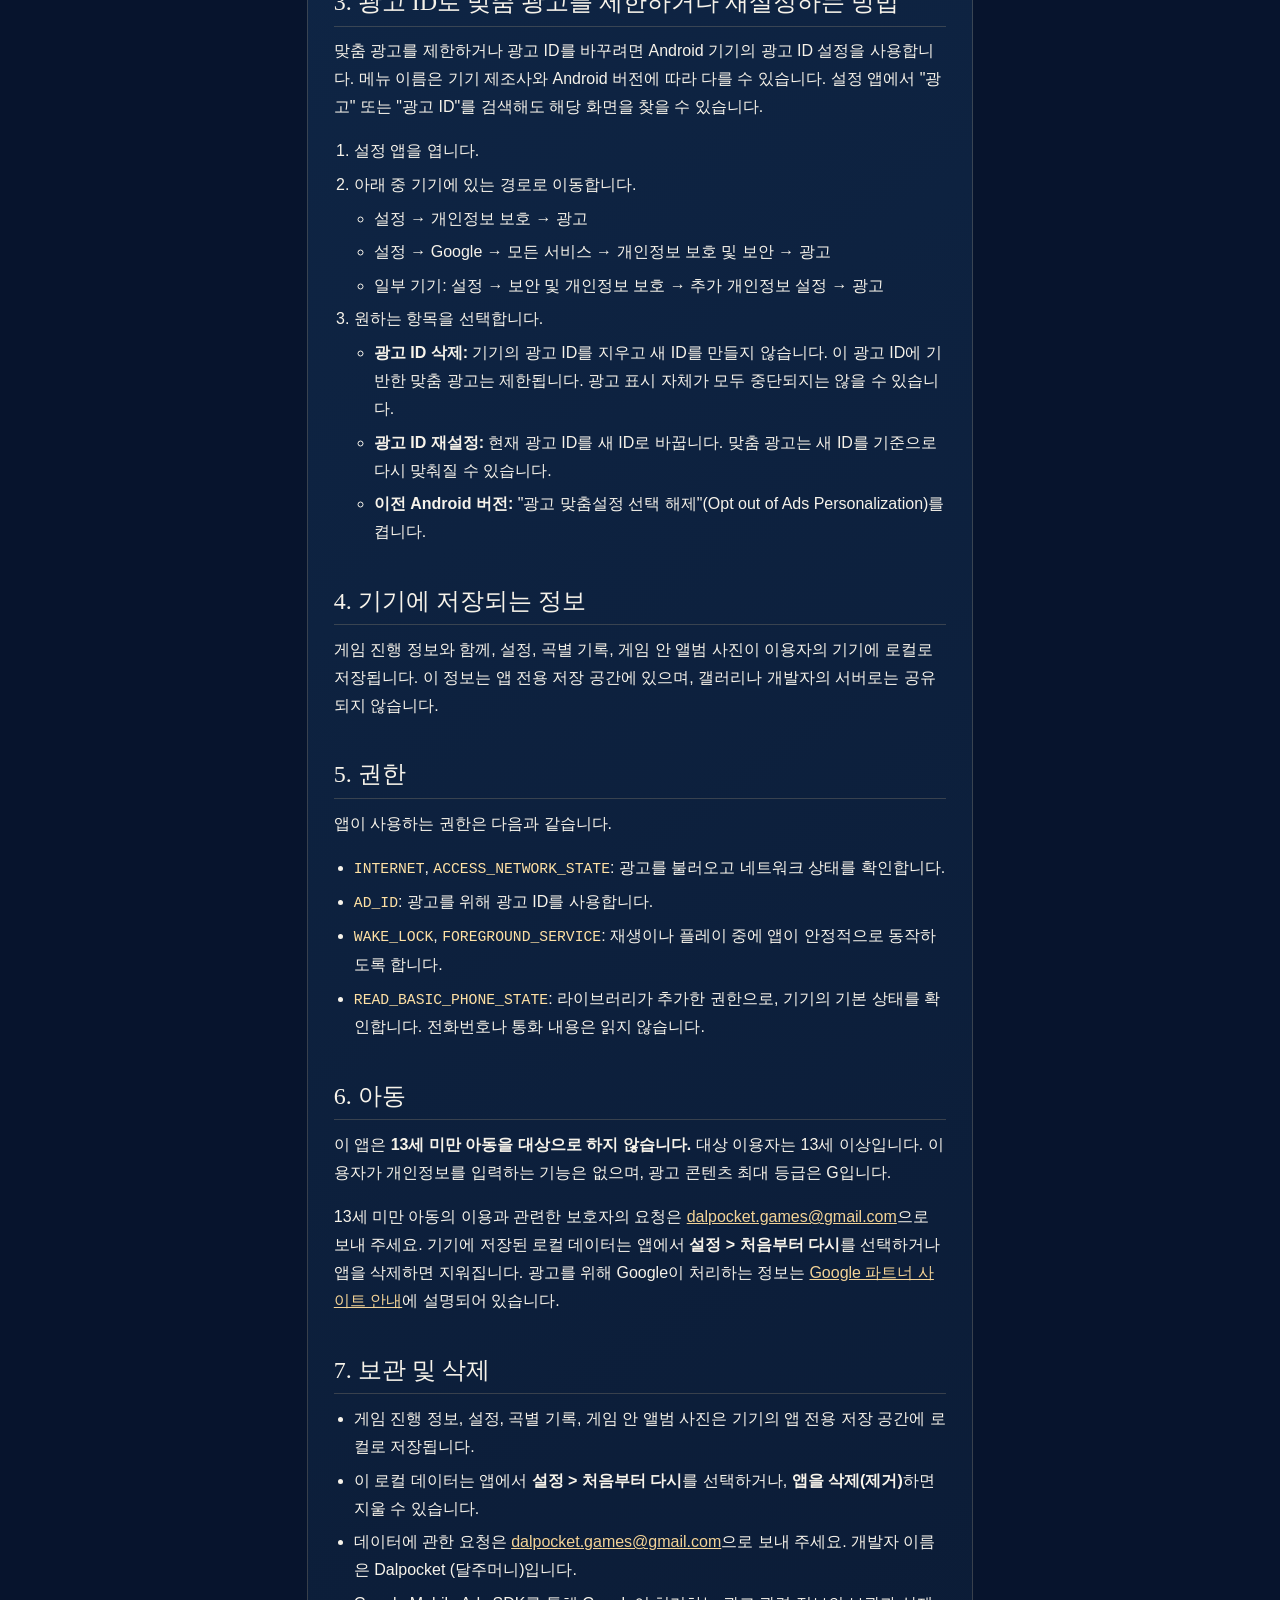
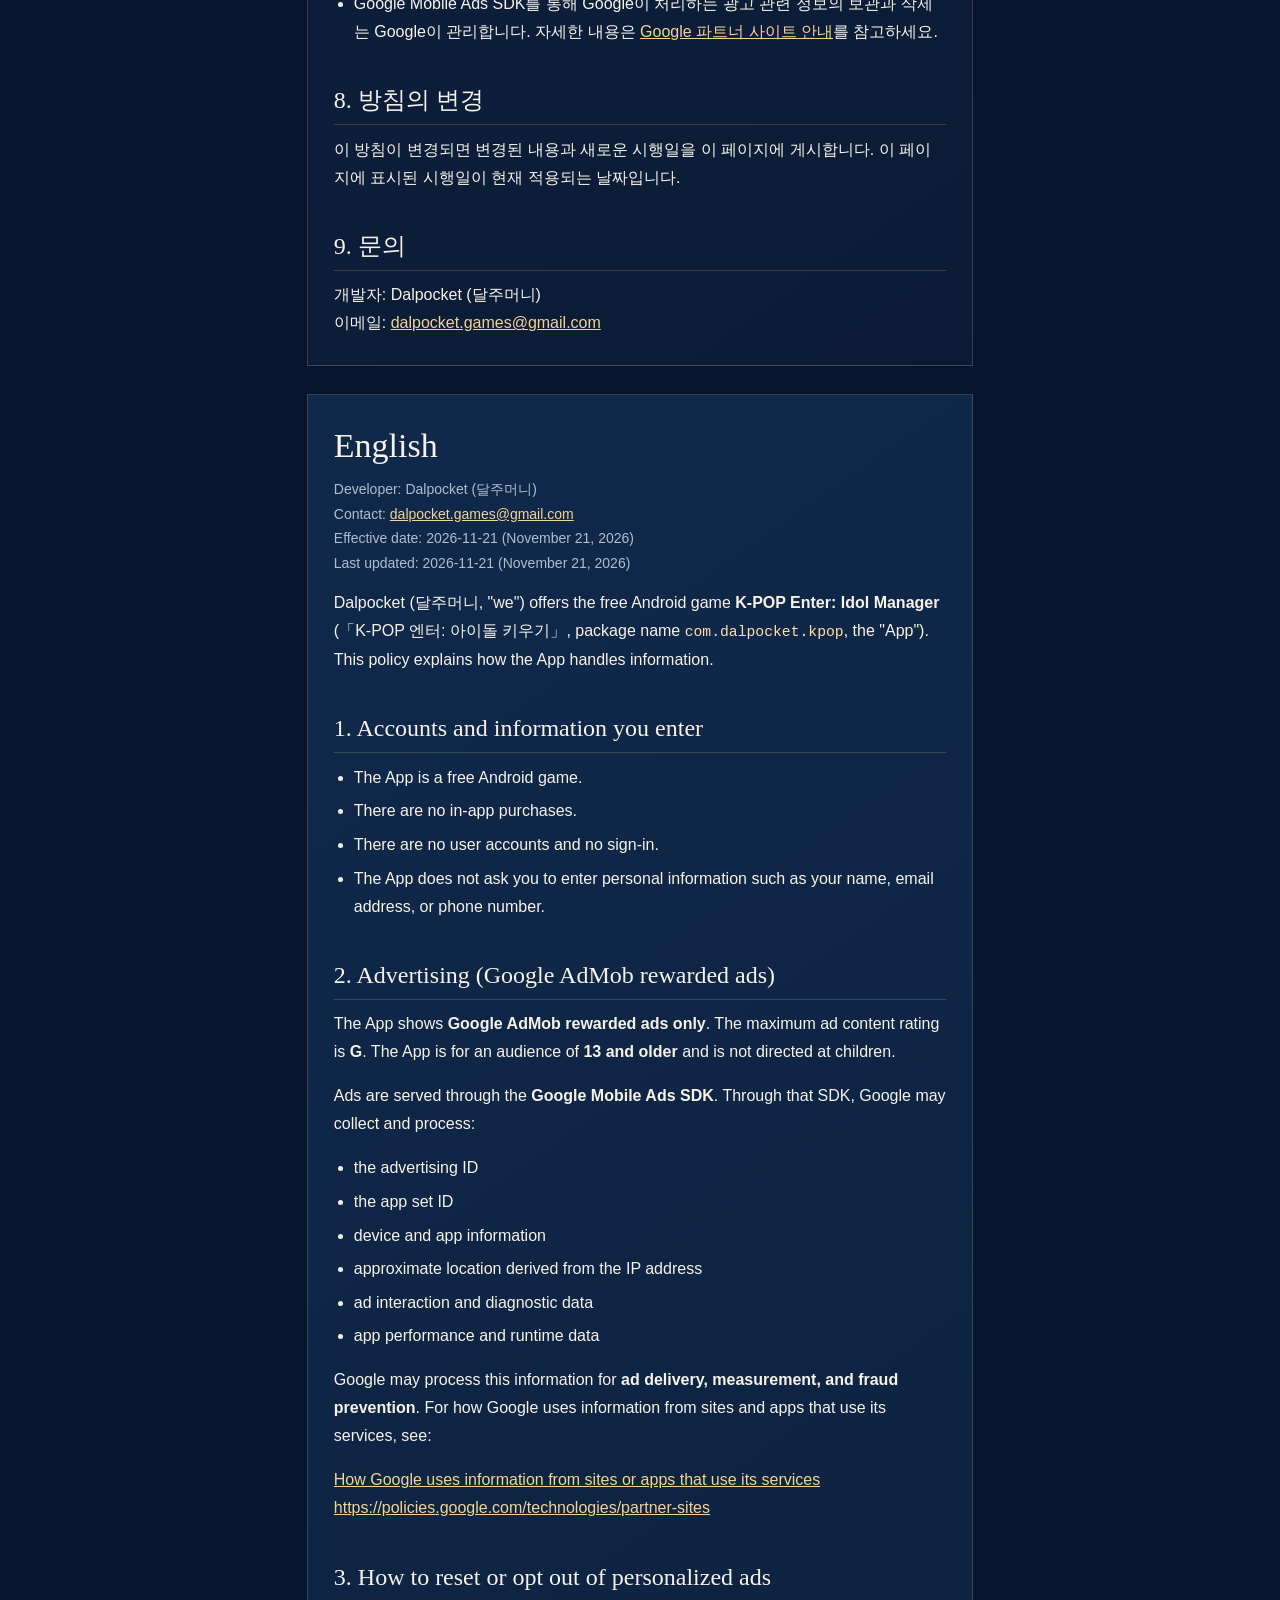
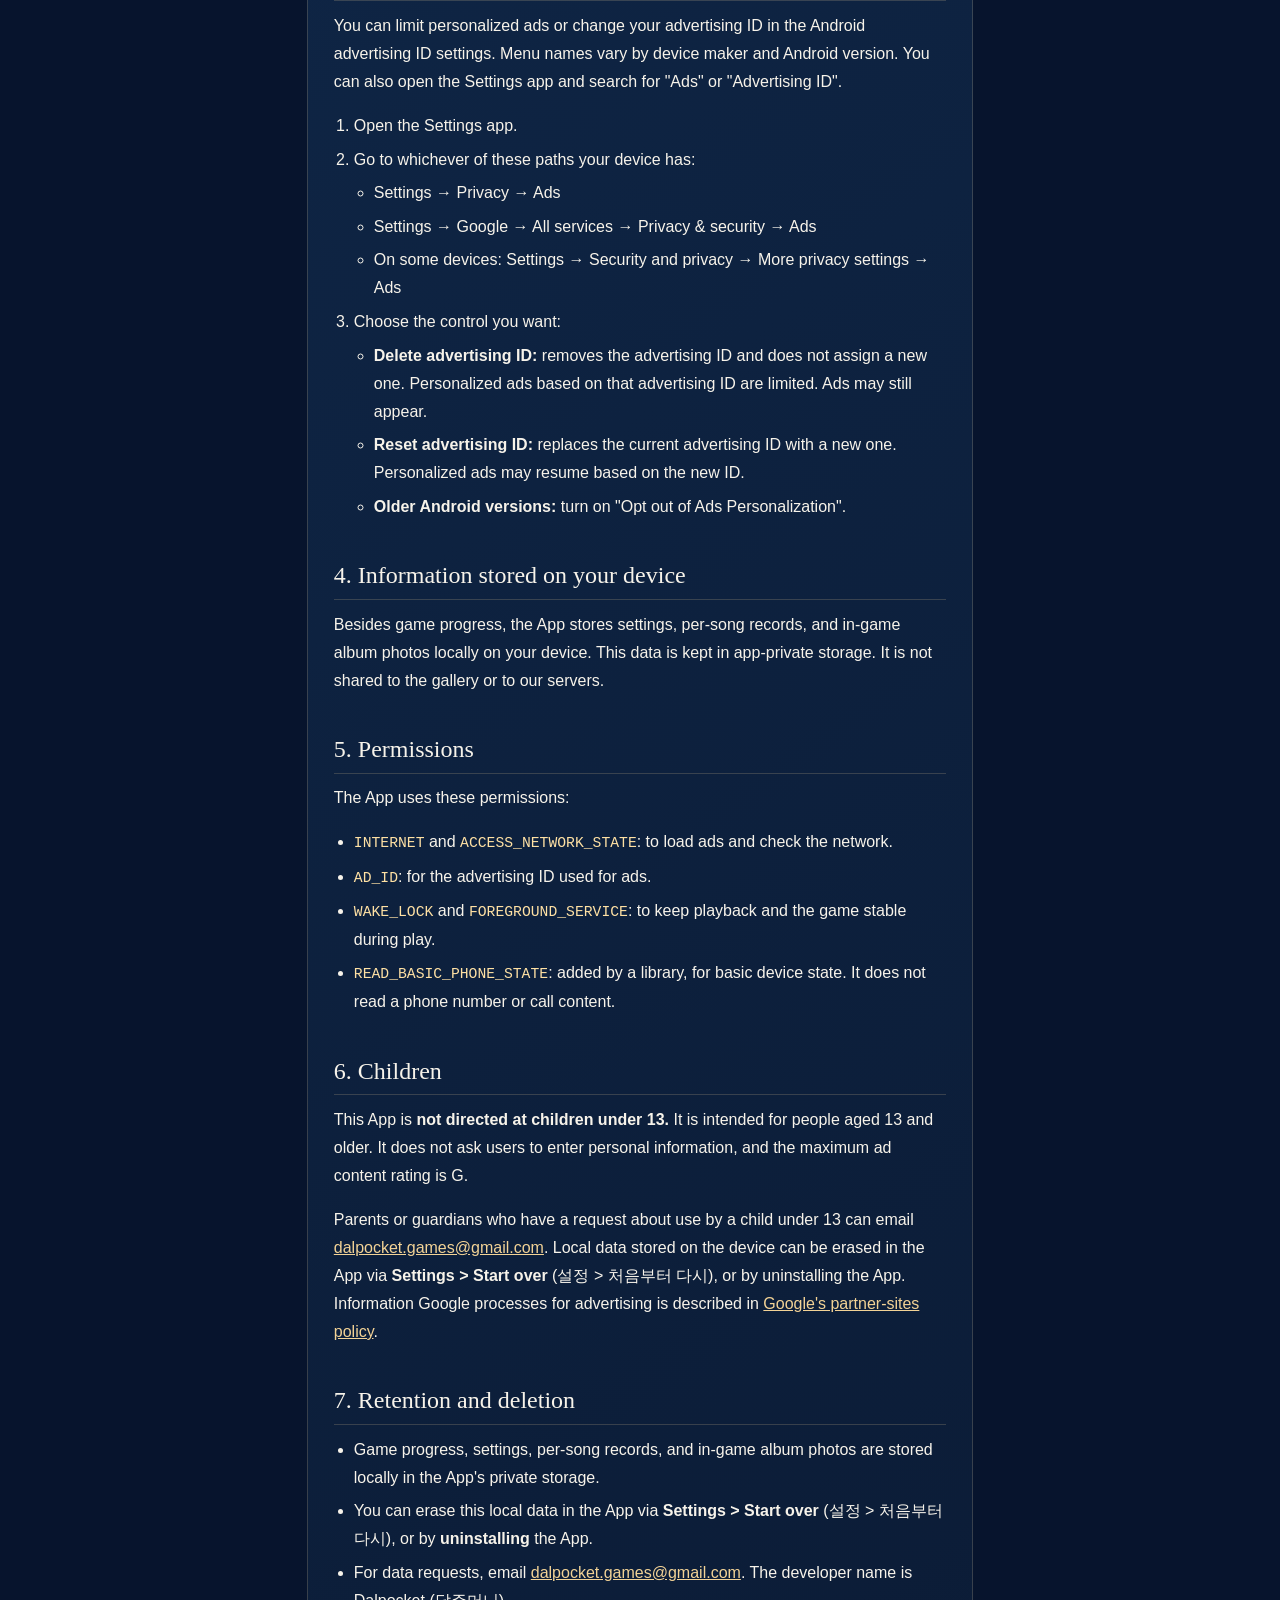
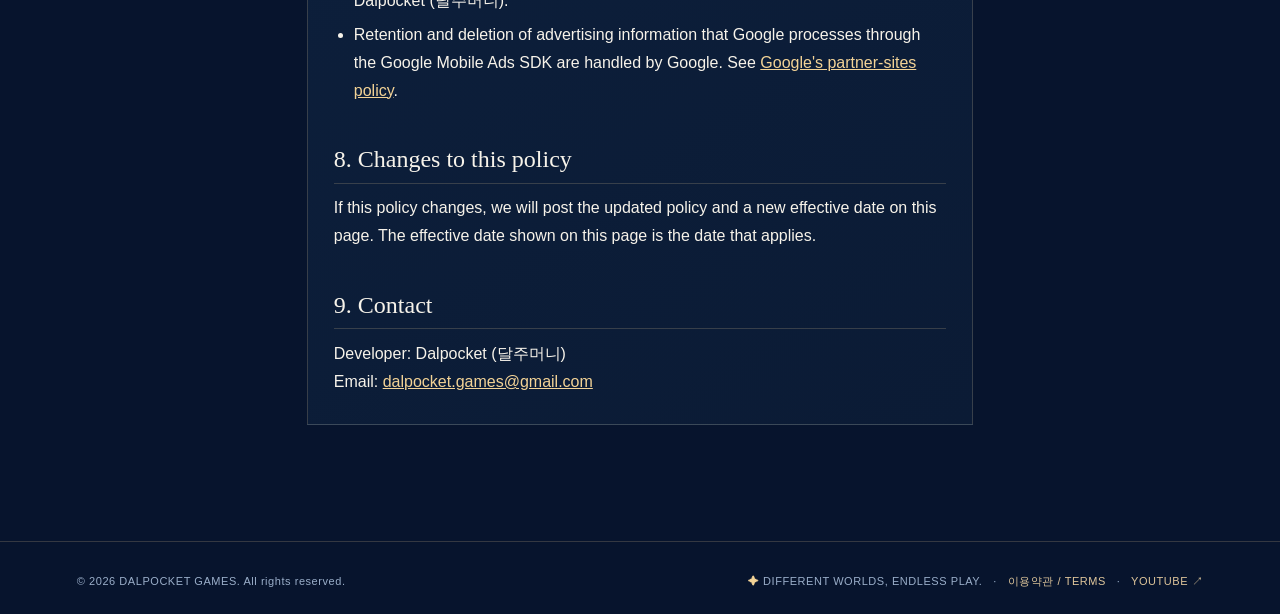
<file: kpop/privacy/index.html>
<!doctype html>
<html lang="ko">
<head>
<meta charset="utf-8">
<meta name="viewport" content="width=device-width, initial-scale=1">
<meta name="theme-color" content="#07142d">
<meta name="description" content="K-POP 엔터: 아이돌 키우기(com.dalpocket.kpop) 개인정보처리방침. Privacy policy for K-POP Enter: Idol Manager, a free Android game by Dalpocket.">
<link rel="canonical" href="https://dalpocket.github.io/kpop/privacy/">
<title>K-POP 엔터: 아이돌 키우기 개인정보처리방침 · K-POP Enter: Idol Manager | DALPOCKET</title>
<style>
:root{--navy:#07142d;--navy2:#0c1f40;--gold:#f3d396;--muted:#afbdd2;--line:rgba(241,209,154,.19)}
*{box-sizing:border-box}
html{scroll-behavior:smooth}
body{margin:0;background:var(--navy);color:#f7f3ea;font-family:Arial,"Noto Sans KR","Malgun Gothic",sans-serif;line-height:1.75}
a{color:var(--gold)}
a:focus-visible{outline:2px solid var(--gold);outline-offset:4px}
header{position:relative;z-index:4;background:linear-gradient(180deg,#0c1f40,var(--navy));border-bottom:1px solid var(--line)}
.nav{max-width:1320px;margin:auto;display:flex;align-items:center;justify-content:space-between;padding:21px 5%;gap:16px}
.wordmark{font-weight:800;letter-spacing:.18em;font-size:16px;color:#ffe1a4;text-decoration:none}
.wordmark span{display:block;font-size:9px;font-weight:500;letter-spacing:.4em;color:#e9d8bb;text-align:center;margin-top:-5px}
header nav{display:flex;gap:32px;font-size:12px;letter-spacing:.15em}
header nav a{color:inherit;text-decoration:none}
header nav a:hover,.footer a:hover{color:var(--gold)}
main{max-width:820px;margin:auto;padding:48px 6% 88px}
.eyebrow{color:var(--gold);letter-spacing:.36em;font-size:11px;font-weight:bold}
h1,h2,h3,p{margin-top:0}
h1{font-family:Georgia,"Malgun Gothic",serif;font-weight:400;font-size:clamp(28px,4vw,42px);letter-spacing:.01em;line-height:1.35;margin:14px 0 12px}
h2{font-family:Georgia,"Malgun Gothic",serif;font-weight:400;font-size:clamp(26px,3.4vw,34px);line-height:1.35;margin:0 0 8px}
h3{font-family:Georgia,"Malgun Gothic",serif;font-weight:400;font-size:clamp(20px,2.4vw,24px);line-height:1.4;margin:1.6em 0 .45em;padding-bottom:.25em;border-bottom:1px solid var(--line)}
.lead{color:#d2dbe8;font-size:17px}
.meta{color:var(--muted);font-size:14px}
.divider{width:62px;height:1px;background:var(--gold);margin:22px 0 26px}
.lang{display:flex;flex-wrap:wrap;gap:10px 18px;font-size:13px;letter-spacing:.12em;margin:0 0 28px}
.lang a{text-decoration:none}
.panel{border:1px solid var(--line);background:linear-gradient(145deg,#10294b,#0b1b35);padding:28px 26px 12px;margin:0 0 28px}
.panel p,.panel li{overflow-wrap:anywhere}
ul,ol{margin:0 0 16px;padding-left:1.25em}
li{margin:.35em 0}
li ul,li ol{margin-top:.35em;margin-bottom:.2em}
code{font-family:ui-monospace,SFMono-Regular,Menlo,Consolas,monospace;font-size:.92em;color:#ffe1a4}
.footer{border-top:1px solid var(--line);padding:30px 6%;display:flex;justify-content:space-between;gap:18px;max-width:1320px;margin:auto;color:#9aaec9;font-size:11px;letter-spacing:.05em}
.footer a{color:#dfc69b;text-decoration:none}
.star{color:var(--gold)}
@media(max-width:760px){
  .nav{padding:15px 5%}
  .wordmark{font-size:12px}
  header nav{gap:12px;font-size:9px}
  main{padding:36px 7% 72px}
  .panel{padding:22px 16px 8px}
  .lead{font-size:16px}
  .footer{display:block;text-align:center}
  .footer div+div{margin-top:8px}
}
@media(max-width:390px){
  header nav{gap:8px;font-size:8px}
  .wordmark{letter-spacing:.08em}
}
@media print{
  body{background:#fff;color:#172033}
  header,footer,.lang{display:none}
  main{max-width:none;padding:0}
  a{color:#172033}
  .panel{border:0;background:#fff;padding:0}
  .meta,.lead{color:#172033}
}
</style>
</head>
<body>
<header>
<div class="nav">
<a class="wordmark" href="../../index.html" aria-label="DALPOCKET 홈">DALPOCKET<span>G A M E S</span></a>
<nav aria-label="주 메뉴"><a href="../../index.html#home">HOME</a><a href="../../index.html#games">GAMES</a><a href="../../index.html#about">ABOUT</a><a href="../../index.html#contact">CONTACT</a></nav>
</div>
</header>
<main>
<p class="eyebrow">PRIVACY POLICY</p>
<h1>K-POP 엔터: 아이돌 키우기<br>개인정보처리방침</h1>
<p class="lead">Privacy Policy for the Android game K-POP Enter: Idol Manager (「K-POP 엔터: 아이돌 키우기」)</p>
<div class="divider"></div>
<nav class="lang" aria-label="언어"><a href="#ko">한국어</a><a href="#en">ENGLISH</a></nav>

<article id="ko" class="panel" lang="ko">
<h2>한국어</h2>
<p class="meta">개발자: Dalpocket (달주머니)<br>
문의: <a href="mailto:dalpocket.games@gmail.com">dalpocket.games@gmail.com</a><br>
시행일: <time datetime="2026-11-21">2026-11-21</time> (2026년 11월 21일)<br>
최종 업데이트: <time datetime="2026-11-21">2026-11-21</time> (2026년 11월 21일)</p>
<p>Dalpocket(달주머니, 이하 "개발자")는 무료 안드로이드 게임 <strong>「K-POP 엔터: 아이돌 키우기」</strong>(패키지 이름 <code>com.dalpocket.kpop</code>, 이하 "앱")를 제공합니다. 이 방침은 이 앱이 정보를 어떻게 다루는지 설명합니다.</p>

<h3>1. 계정과 이용자가 입력하는 정보</h3>
<ul>
<li>이 앱은 무료 안드로이드 게임입니다.</li>
<li>인앱 구매가 없습니다.</li>
<li>사용자 계정이 없고, 회원 가입이나 로그인도 없습니다.</li>
<li>이용자가 이름, 이메일, 전화번호 등 개인정보를 입력하는 기능이 없습니다.</li>
</ul>

<h3>2. 광고 (Google AdMob 보상형 광고)</h3>
<p>앱은 <strong>Google AdMob 보상형 광고만</strong> 표시합니다. 광고 콘텐츠 최대 등급은 <strong>G</strong>입니다. 앱의 대상은 <strong>13세 이상</strong>이며, 아동을 대상으로 하지 않습니다.</p>
<p>광고는 <strong>Google Mobile Ads SDK</strong>를 통해 제공됩니다. 이 SDK를 통해 다음 정보가 Google에 의해 수집·처리될 수 있습니다.</p>
<ul>
<li>광고 ID (advertising ID)</li>
<li>앱 세트 ID (app set ID)</li>
<li>기기 및 앱 정보</li>
<li>IP 주소에서 추정한 대략적인 위치</li>
<li>광고 상호작용 및 진단 데이터</li>
<li>앱 성능 및 실행 데이터 (app performance and runtime data)</li>
</ul>
<p>Google은 이 정보를 <strong>광고 게재, 측정, 부정 행위 방지</strong>를 위해 처리할 수 있습니다. Google이 자사 서비스를 사용하는 사이트와 앱의 정보를 어떻게 사용하는지는 아래 안내를 참고하세요.</p>
<p><a href="https://policies.google.com/technologies/partner-sites" target="_blank" rel="noopener noreferrer">Google 파트너 사이트 데이터 사용 안내</a><br>
<a href="https://policies.google.com/technologies/partner-sites" target="_blank" rel="noopener noreferrer">https://policies.google.com/<wbr>technologies/<wbr>partner-sites</a></p>

<h3>3. 광고 ID로 맞춤 광고를 제한하거나 재설정하는 방법</h3>
<p>맞춤 광고를 제한하거나 광고 ID를 바꾸려면 Android 기기의 광고 ID 설정을 사용합니다. 메뉴 이름은 기기 제조사와 Android 버전에 따라 다를 수 있습니다. 설정 앱에서 "광고" 또는 "광고 ID"를 검색해도 해당 화면을 찾을 수 있습니다.</p>
<ol>
<li>설정 앱을 엽니다.</li>
<li>아래 중 기기에 있는 경로로 이동합니다.
<ul>
<li>설정 → 개인정보 보호 → 광고</li>
<li>설정 → Google → 모든 서비스 → 개인정보 보호 및 보안 → 광고</li>
<li>일부 기기: 설정 → 보안 및 개인정보 보호 → 추가 개인정보 설정 → 광고</li>
</ul>
</li>
<li>원하는 항목을 선택합니다.
<ul>
<li><strong>광고 ID 삭제:</strong> 기기의 광고 ID를 지우고 새 ID를 만들지 않습니다. 이 광고 ID에 기반한 맞춤 광고는 제한됩니다. 광고 표시 자체가 모두 중단되지는 않을 수 있습니다.</li>
<li><strong>광고 ID 재설정:</strong> 현재 광고 ID를 새 ID로 바꿉니다. 맞춤 광고는 새 ID를 기준으로 다시 맞춰질 수 있습니다.</li>
<li><strong>이전 Android 버전:</strong> "광고 맞춤설정 선택 해제"(Opt out of Ads Personalization)를 켭니다.</li>
</ul>
</li>
</ol>

<h3>4. 기기에 저장되는 정보</h3>
<p>게임 진행 정보와 함께, 설정, 곡별 기록, 게임 안 앨범 사진이 이용자의 기기에 로컬로 저장됩니다. 이 정보는 앱 전용 저장 공간에 있으며, 갤러리나 개발자의 서버로는 공유되지 않습니다.</p>

<h3>5. 권한</h3>
<p>앱이 사용하는 권한은 다음과 같습니다.</p>
<ul>
<li><code>INTERNET</code>, <code>ACCESS_NETWORK_STATE</code>: 광고를 불러오고 네트워크 상태를 확인합니다.</li>
<li><code>AD_ID</code>: 광고를 위해 광고 ID를 사용합니다.</li>
<li><code>WAKE_LOCK</code>, <code>FOREGROUND_SERVICE</code>: 재생이나 플레이 중에 앱이 안정적으로 동작하도록 합니다.</li>
<li><code>READ_BASIC_PHONE_STATE</code>: 라이브러리가 추가한 권한으로, 기기의 기본 상태를 확인합니다. 전화번호나 통화 내용은 읽지 않습니다.</li>
</ul>

<h3>6. 아동</h3>
<p>이 앱은 <strong>13세 미만 아동을 대상으로 하지 않습니다.</strong> 대상 이용자는 13세 이상입니다. 이용자가 개인정보를 입력하는 기능은 없으며, 광고 콘텐츠 최대 등급은 G입니다.</p>
<p>13세 미만 아동의 이용과 관련한 보호자의 요청은 <a href="mailto:dalpocket.games@gmail.com">dalpocket.games@gmail.com</a>으로 보내 주세요. 기기에 저장된 로컬 데이터는 앱에서 <strong>설정 &gt; 처음부터 다시</strong>를 선택하거나 앱을 삭제하면 지워집니다. 광고를 위해 Google이 처리하는 정보는 <a href="https://policies.google.com/technologies/partner-sites" target="_blank" rel="noopener noreferrer">Google 파트너 사이트 안내</a>에 설명되어 있습니다.</p>

<h3>7. 보관 및 삭제</h3>
<ul>
<li>게임 진행 정보, 설정, 곡별 기록, 게임 안 앨범 사진은 기기의 앱 전용 저장 공간에 로컬로 저장됩니다.</li>
<li>이 로컬 데이터는 앱에서 <strong>설정 &gt; 처음부터 다시</strong>를 선택하거나, <strong>앱을 삭제(제거)</strong>하면 지울 수 있습니다.</li>
<li>데이터에 관한 요청은 <a href="mailto:dalpocket.games@gmail.com">dalpocket.games@gmail.com</a>으로 보내 주세요. 개발자 이름은 Dalpocket (달주머니)입니다.</li>
<li>Google Mobile Ads SDK를 통해 Google이 처리하는 광고 관련 정보의 보관과 삭제는 Google이 관리합니다. 자세한 내용은 <a href="https://policies.google.com/technologies/partner-sites" target="_blank" rel="noopener noreferrer">Google 파트너 사이트 안내</a>를 참고하세요.</li>
</ul>

<h3>8. 방침의 변경</h3>
<p>이 방침이 변경되면 변경된 내용과 새로운 시행일을 이 페이지에 게시합니다. 이 페이지에 표시된 시행일이 현재 적용되는 날짜입니다.</p>

<h3>9. 문의</h3>
<p>개발자: Dalpocket (달주머니)<br>
이메일: <a href="mailto:dalpocket.games@gmail.com">dalpocket.games@gmail.com</a></p>
</article>

<article id="en" class="panel" lang="en">
<h2>English</h2>
<p class="meta">Developer: Dalpocket (달주머니)<br>
Contact: <a href="mailto:dalpocket.games@gmail.com">dalpocket.games@gmail.com</a><br>
Effective date: <time datetime="2026-11-21">2026-11-21</time> (November 21, 2026)<br>
Last updated: <time datetime="2026-11-21">2026-11-21</time> (November 21, 2026)</p>
<p>Dalpocket (달주머니, "we") offers the free Android game <strong>K-POP Enter: Idol Manager</strong> (「K-POP 엔터: 아이돌 키우기」, package name <code>com.dalpocket.kpop</code>, the "App"). This policy explains how the App handles information.</p>

<h3>1. Accounts and information you enter</h3>
<ul>
<li>The App is a free Android game.</li>
<li>There are no in-app purchases.</li>
<li>There are no user accounts and no sign-in.</li>
<li>The App does not ask you to enter personal information such as your name, email address, or phone number.</li>
</ul>

<h3>2. Advertising (Google AdMob rewarded ads)</h3>
<p>The App shows <strong>Google AdMob rewarded ads only</strong>. The maximum ad content rating is <strong>G</strong>. The App is for an audience of <strong>13 and older</strong> and is not directed at children.</p>
<p>Ads are served through the <strong>Google Mobile Ads SDK</strong>. Through that SDK, Google may collect and process:</p>
<ul>
<li>the advertising ID</li>
<li>the app set ID</li>
<li>device and app information</li>
<li>approximate location derived from the IP address</li>
<li>ad interaction and diagnostic data</li>
<li>app performance and runtime data</li>
</ul>
<p>Google may process this information for <strong>ad delivery, measurement, and fraud prevention</strong>. For how Google uses information from sites and apps that use its services, see:</p>
<p><a href="https://policies.google.com/technologies/partner-sites" target="_blank" rel="noopener noreferrer">How Google uses information from sites or apps that use its services</a><br>
<a href="https://policies.google.com/technologies/partner-sites" target="_blank" rel="noopener noreferrer">https://policies.google.com/<wbr>technologies/<wbr>partner-sites</a></p>

<h3>3. How to reset or opt out of personalized ads</h3>
<p>You can limit personalized ads or change your advertising ID in the Android advertising ID settings. Menu names vary by device maker and Android version. You can also open the Settings app and search for "Ads" or "Advertising ID".</p>
<ol>
<li>Open the Settings app.</li>
<li>Go to whichever of these paths your device has:
<ul>
<li>Settings → Privacy → Ads</li>
<li>Settings → Google → All services → Privacy &amp; security → Ads</li>
<li>On some devices: Settings → Security and privacy → More privacy settings → Ads</li>
</ul>
</li>
<li>Choose the control you want:
<ul>
<li><strong>Delete advertising ID:</strong> removes the advertising ID and does not assign a new one. Personalized ads based on that advertising ID are limited. Ads may still appear.</li>
<li><strong>Reset advertising ID:</strong> replaces the current advertising ID with a new one. Personalized ads may resume based on the new ID.</li>
<li><strong>Older Android versions:</strong> turn on "Opt out of Ads Personalization".</li>
</ul>
</li>
</ol>

<h3>4. Information stored on your device</h3>
<p>Besides game progress, the App stores settings, per-song records, and in-game album photos locally on your device. This data is kept in app-private storage. It is not shared to the gallery or to our servers.</p>

<h3>5. Permissions</h3>
<p>The App uses these permissions:</p>
<ul>
<li><code>INTERNET</code> and <code>ACCESS_NETWORK_STATE</code>: to load ads and check the network.</li>
<li><code>AD_ID</code>: for the advertising ID used for ads.</li>
<li><code>WAKE_LOCK</code> and <code>FOREGROUND_SERVICE</code>: to keep playback and the game stable during play.</li>
<li><code>READ_BASIC_PHONE_STATE</code>: added by a library, for basic device state. It does not read a phone number or call content.</li>
</ul>

<h3>6. Children</h3>
<p>This App is <strong>not directed at children under 13.</strong> It is intended for people aged 13 and older. It does not ask users to enter personal information, and the maximum ad content rating is G.</p>
<p>Parents or guardians who have a request about use by a child under 13 can email <a href="mailto:dalpocket.games@gmail.com">dalpocket.games@gmail.com</a>. Local data stored on the device can be erased in the App via <strong>Settings &gt; Start over</strong> (설정 &gt; 처음부터 다시), or by uninstalling the App. Information Google processes for advertising is described in <a href="https://policies.google.com/technologies/partner-sites" target="_blank" rel="noopener noreferrer">Google's partner-sites policy</a>.</p>

<h3>7. Retention and deletion</h3>
<ul>
<li>Game progress, settings, per-song records, and in-game album photos are stored locally in the App's private storage.</li>
<li>You can erase this local data in the App via <strong>Settings &gt; Start over</strong> (설정 &gt; 처음부터 다시), or by <strong>uninstalling</strong> the App.</li>
<li>For data requests, email <a href="mailto:dalpocket.games@gmail.com">dalpocket.games@gmail.com</a>. The developer name is Dalpocket (달주머니).</li>
<li>Retention and deletion of advertising information that Google processes through the Google Mobile Ads SDK are handled by Google. See <a href="https://policies.google.com/technologies/partner-sites" target="_blank" rel="noopener noreferrer">Google's partner-sites policy</a>.</li>
</ul>

<h3>8. Changes to this policy</h3>
<p>If this policy changes, we will post the updated policy and a new effective date on this page. The effective date shown on this page is the date that applies.</p>

<h3>9. Contact</h3>
<p>Developer: Dalpocket (달주머니)<br>
Email: <a href="mailto:dalpocket.games@gmail.com">dalpocket.games@gmail.com</a></p>
</article>
</main>
<footer class="footer"><div>© 2026 DALPOCKET GAMES. All rights reserved.</div><div><span class="star">✦</span> DIFFERENT WORLDS, ENDLESS PLAY. &nbsp; · &nbsp; <a href="../../terms.html">이용약관 / TERMS</a> &nbsp; · &nbsp; <a href="https://www.youtube.com/@DalPocket" target="_blank" rel="noopener noreferrer">YOUTUBE ↗</a></div></footer>
</body>
</html>
</file>
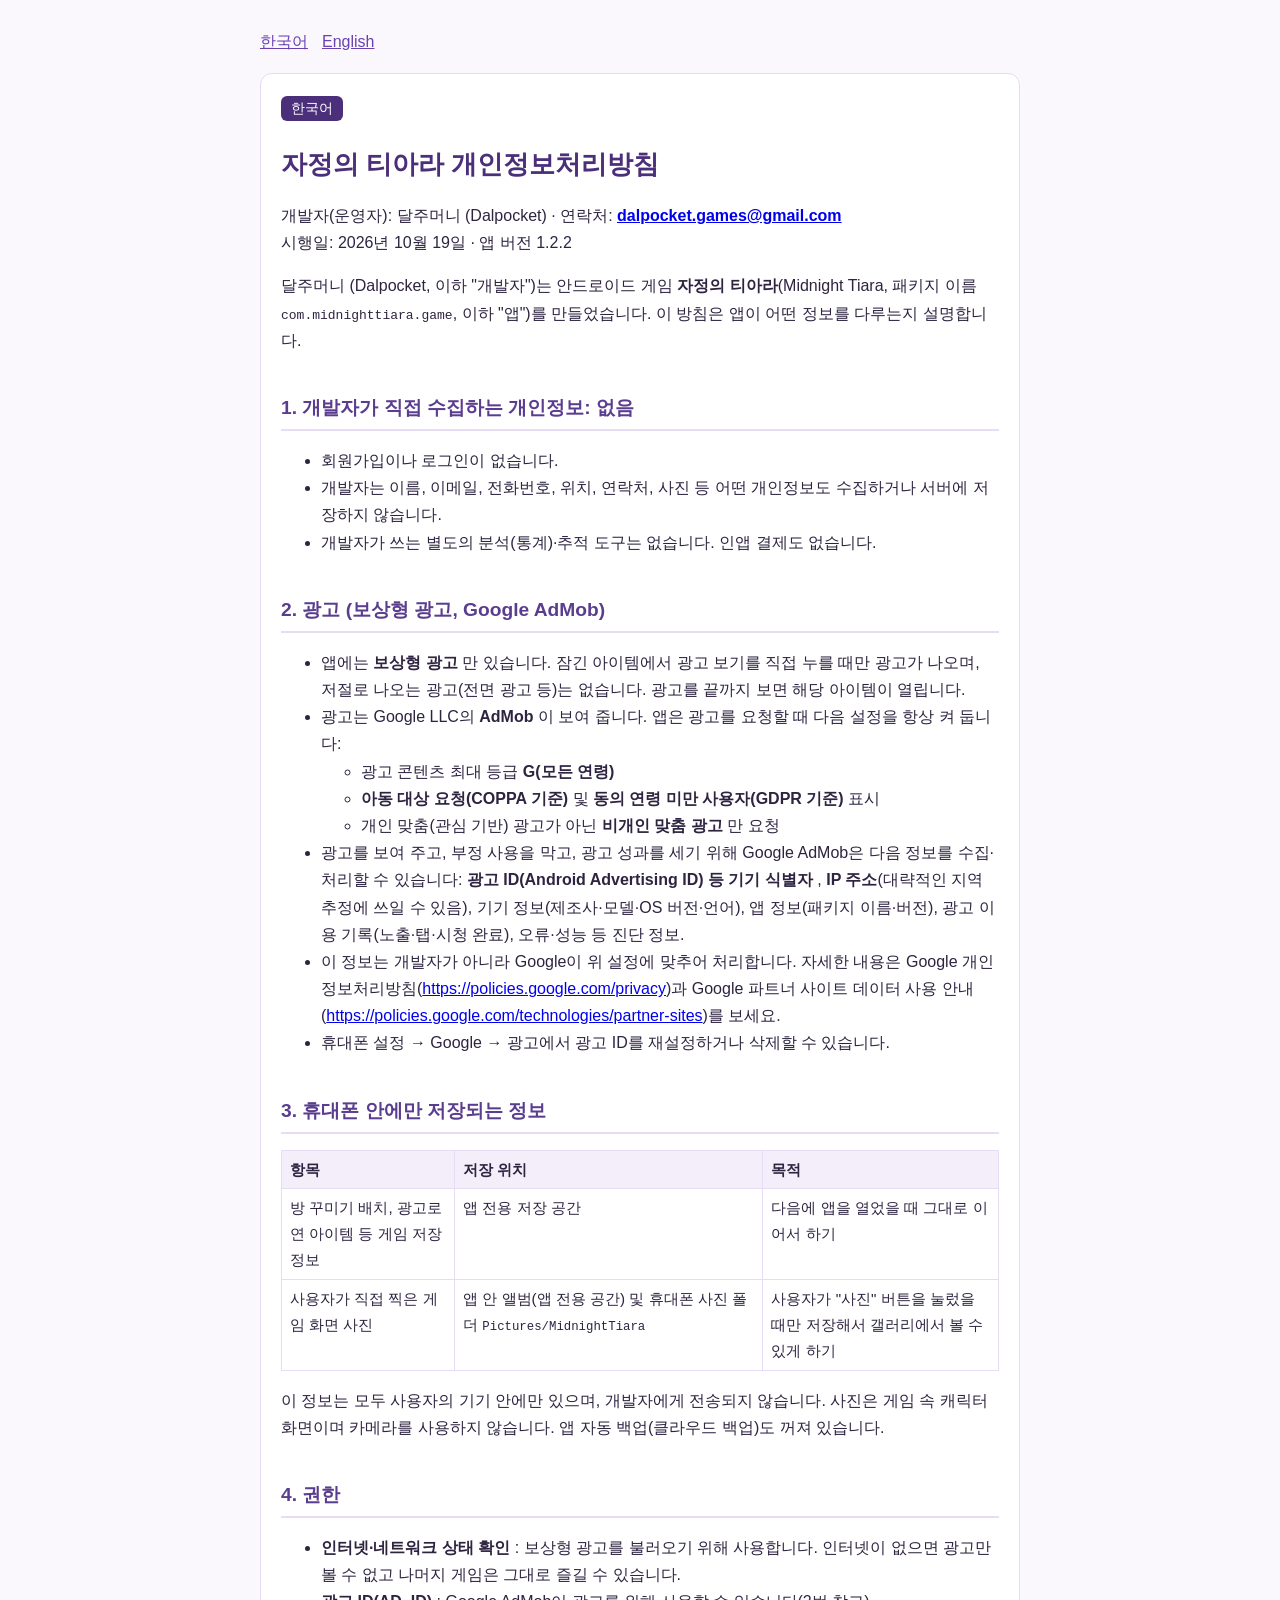
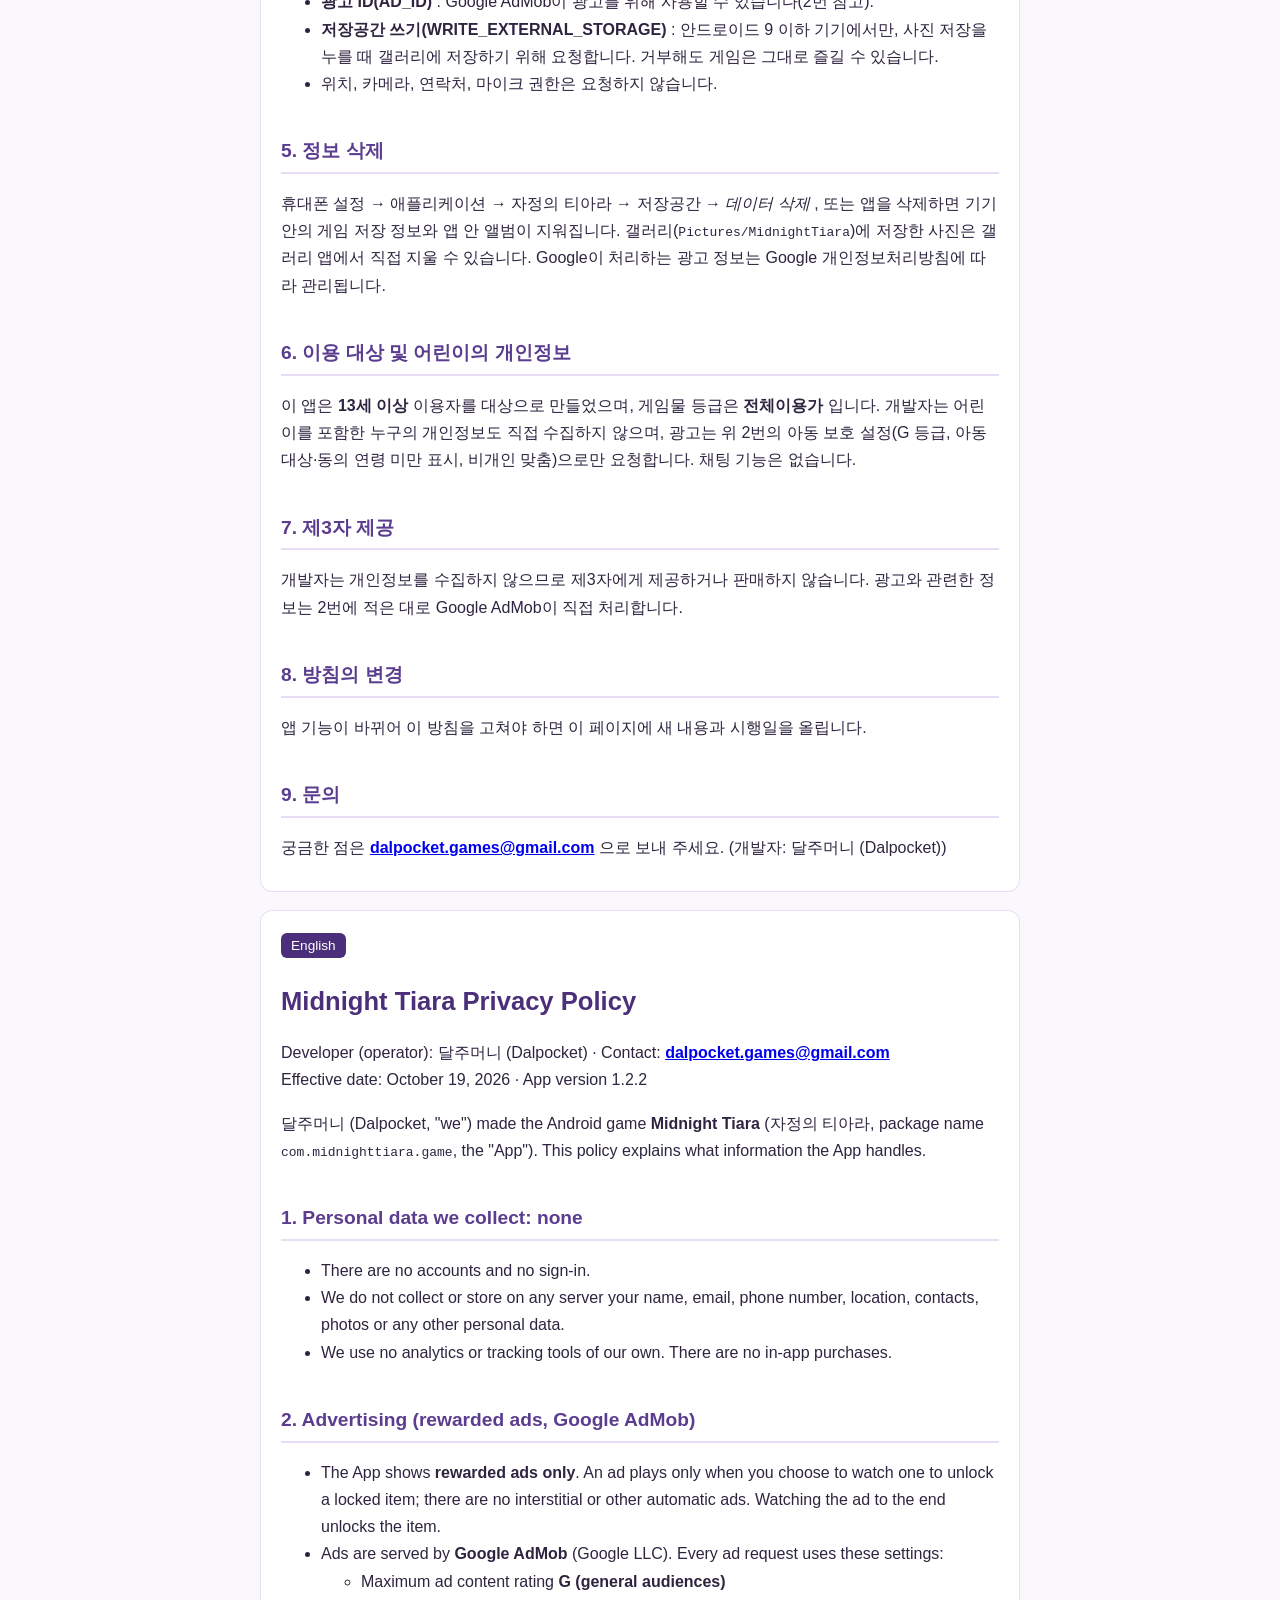
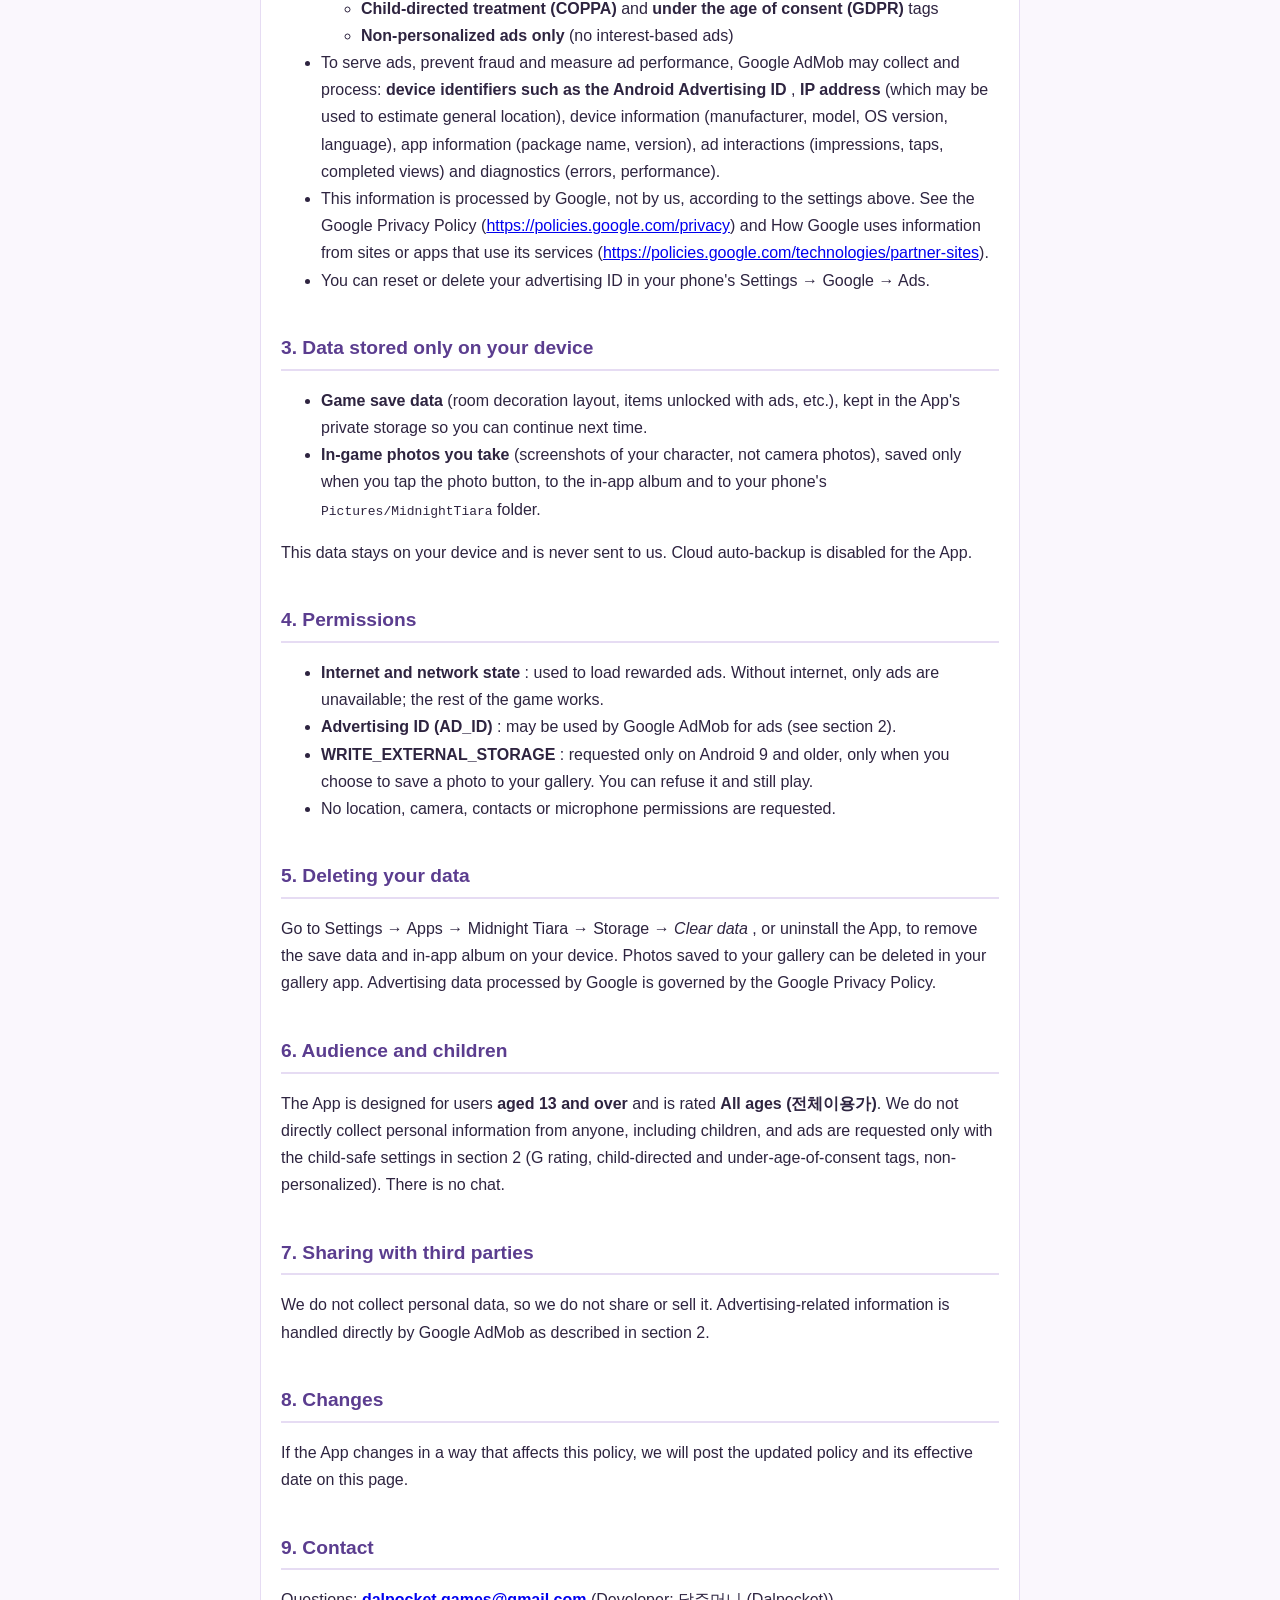
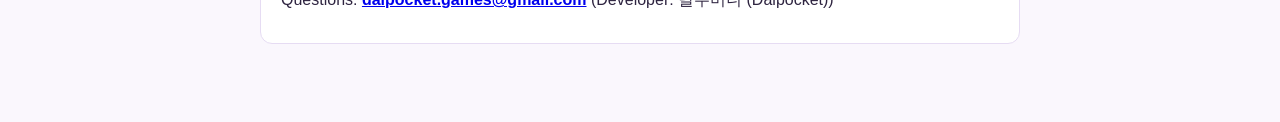
<file: midnight-tiara/privacy/index.html>
<!DOCTYPE html>
<html lang="ko">
<head>
<meta charset="utf-8">
<meta name="viewport" content="width=device-width, initial-scale=1">
<title>자정의 티아라 개인정보처리방침 · Midnight Tiara Privacy Policy</title>
<style>
  body { font-family: -apple-system, "Apple SD Gothic Neo", "Noto Sans KR", "Malgun Gothic", sans-serif; line-height: 1.7; color: #2e2440; background: #faf7fd; margin: 0; }
  main { max-width: 760px; margin: 0 auto; padding: 28px 20px 60px; }
  h1 { font-size: 1.6em; color: #4b2f7a; margin-bottom: 4px; }
  h2 { font-size: 1.2em; color: #5b3d8f; border-bottom: 2px solid #e6dcf3; padding-bottom: 4px; margin-top: 2em; }
  .meta { color: #6d6380; font-size: 0.95em; }
  .box { background: #fff; border: 1px solid #e6dcf3; border-radius: 12px; padding: 4px 20px 14px; margin: 18px 0; }
  .lang { display: inline-block; background: #4b2f7a; color: #fff; border-radius: 6px; padding: 1px 10px; font-size: 0.85em; }
  nav a { margin-right: 14px; color: #6a42b0; }
  table { border-collapse: collapse; width: 100%; font-size: 0.95em; }
  th, td { border: 1px solid #e6dcf3; padding: 6px 8px; text-align: left; vertical-align: top; }
  th { background: #f3eefa; }
</style>
</head>
<body>
<main>
<nav><a href="#ko">한국어</a><a href="#en">English</a></nav>
<section id="ko" class="box">
<p><span class="lang">한국어</span></p>
<h1>자정의 티아라 개인정보처리방침</h1>
<p>개발자(운영자): 달주머니 (Dalpocket) · 연락처: <strong><a href="mailto:dalpocket.games@gmail.com">dalpocket.games@gmail.com</a></strong><br />
시행일: 2026년 10월 19일 · 앱 버전 1.2.2</p>
<p>달주머니 (Dalpocket, 이하 "개발자")는 안드로이드 게임 <strong>자정의 티아라</strong>(Midnight Tiara, 패키지 이름 <code>com.midnighttiara.game</code>, 이하 "앱")를 만들었습니다. 이 방침은 앱이 어떤 정보를 다루는지 설명합니다.</p>
<h2>1. 개발자가 직접 수집하는 개인정보: 없음</h2>
<ul>
<li>회원가입이나 로그인이 없습니다.</li>
<li>개발자는 이름, 이메일, 전화번호, 위치, 연락처, 사진 등 어떤 개인정보도 수집하거나 서버에 저장하지 않습니다.</li>
<li>개발자가 쓰는 별도의 분석(통계)·추적 도구는 없습니다. 인앱 결제도 없습니다.</li>
</ul>
<h2>2. 광고 (보상형 광고, Google AdMob)</h2>
<ul>
<li>앱에는 <strong>보상형 광고</strong> 만 있습니다. 잠긴 아이템에서 광고 보기를 직접 누를 때만 광고가 나오며, 저절로 나오는 광고(전면 광고 등)는 없습니다. 광고를 끝까지 보면 해당 아이템이 열립니다.</li>
<li>광고는 Google LLC의 <strong>AdMob</strong> 이 보여 줍니다. 앱은 광고를 요청할 때 다음 설정을 항상 켜 둡니다: <ul>
<li>광고 콘텐츠 최대 등급 <strong>G(모든 연령)</strong></li>
<li><strong>아동 대상 요청(COPPA 기준)</strong> 및 <strong>동의 연령 미만 사용자(GDPR 기준)</strong> 표시</li>
<li>개인 맞춤(관심 기반) 광고가 아닌 <strong>비개인 맞춤 광고</strong> 만 요청</li>
</ul>
</li>
<li>광고를 보여 주고, 부정 사용을 막고, 광고 성과를 세기 위해 Google AdMob은 다음 정보를 수집·처리할 수 있습니다: <strong>광고 ID(Android Advertising ID) 등 기기 식별자</strong> , <strong>IP 주소</strong>(대략적인 지역 추정에 쓰일 수 있음), 기기 정보(제조사·모델·OS 버전·언어), 앱 정보(패키지 이름·버전), 광고 이용 기록(노출·탭·시청 완료), 오류·성능 등 진단 정보.</li>
<li>이 정보는 개발자가 아니라 Google이 위 설정에 맞추어 처리합니다. 자세한 내용은 Google 개인정보처리방침(<a href="https://policies.google.com/privacy">https://policies.google.com/privacy</a>)과 Google 파트너 사이트 데이터 사용 안내(<a href="https://policies.google.com/technologies/partner-sites">https://policies.google.com/technologies/partner-sites</a>)를 보세요.</li>
<li>휴대폰 설정 → Google → 광고에서 광고 ID를 재설정하거나 삭제할 수 있습니다.</li>
</ul>
<h2>3. 휴대폰 안에만 저장되는 정보</h2>
<table>
<thead>
<tr>
<th>항목</th>
<th>저장 위치</th>
<th>목적</th>
</tr>
</thead>
<tbody>
<tr>
<td>방 꾸미기 배치, 광고로 연 아이템 등 게임 저장 정보</td>
<td>앱 전용 저장 공간</td>
<td>다음에 앱을 열었을 때 그대로 이어서 하기</td>
</tr>
<tr>
<td>사용자가 직접 찍은 게임 화면 사진</td>
<td>앱 안 앨범(앱 전용 공간) 및 휴대폰 사진 폴더 <code>Pictures/MidnightTiara</code></td>
<td>사용자가 "사진" 버튼을 눌렀을 때만 저장해서 갤러리에서 볼 수 있게 하기</td>
</tr>
</tbody>
</table>
<p>이 정보는 모두 사용자의 기기 안에만 있으며, 개발자에게 전송되지 않습니다. 사진은 게임 속 캐릭터 화면이며 카메라를 사용하지 않습니다. 앱 자동 백업(클라우드 백업)도 꺼져 있습니다.</p>
<h2>4. 권한</h2>
<ul>
<li><strong>인터넷·네트워크 상태 확인</strong> : 보상형 광고를 불러오기 위해 사용합니다. 인터넷이 없으면 광고만 볼 수 없고 나머지 게임은 그대로 즐길 수 있습니다.</li>
<li><strong>광고 ID(AD_ID)</strong> : Google AdMob이 광고를 위해 사용할 수 있습니다(2번 참고).</li>
<li><strong>저장공간 쓰기(WRITE_EXTERNAL_STORAGE)</strong> : 안드로이드 9 이하 기기에서만, 사진 저장을 누를 때 갤러리에 저장하기 위해 요청합니다. 거부해도 게임은 그대로 즐길 수 있습니다.</li>
<li>위치, 카메라, 연락처, 마이크 권한은 요청하지 않습니다.</li>
</ul>
<h2>5. 정보 삭제</h2>
<p>휴대폰 설정 → 애플리케이션 → 자정의 티아라 → 저장공간 → <em>데이터 삭제</em> , 또는 앱을 삭제하면 기기 안의 게임 저장 정보와 앱 안 앨범이 지워집니다. 갤러리(<code>Pictures/MidnightTiara</code>)에 저장한 사진은 갤러리 앱에서 직접 지울 수 있습니다. Google이 처리하는 광고 정보는 Google 개인정보처리방침에 따라 관리됩니다.</p>
<h2>6. 이용 대상 및 어린이의 개인정보</h2>
<p>이 앱은 <strong>13세 이상</strong> 이용자를 대상으로 만들었으며, 게임물 등급은 <strong>전체이용가</strong> 입니다. 개발자는 어린이를 포함한 누구의 개인정보도 직접 수집하지 않으며, 광고는 위 2번의 아동 보호 설정(G 등급, 아동 대상·동의 연령 미만 표시, 비개인 맞춤)으로만 요청합니다. 채팅 기능은 없습니다.</p>
<h2>7. 제3자 제공</h2>
<p>개발자는 개인정보를 수집하지 않으므로 제3자에게 제공하거나 판매하지 않습니다. 광고와 관련한 정보는 2번에 적은 대로 Google AdMob이 직접 처리합니다.</p>
<h2>8. 방침의 변경</h2>
<p>앱 기능이 바뀌어 이 방침을 고쳐야 하면 이 페이지에 새 내용과 시행일을 올립니다.</p>
<h2>9. 문의</h2>
<p>궁금한 점은 <strong><a href="mailto:dalpocket.games@gmail.com">dalpocket.games@gmail.com</a></strong> 으로 보내 주세요. (개발자: 달주머니 (Dalpocket))</p>
</section>
<section id="en" class="box" lang="en">
<p><span class="lang">English</span></p>
<h1>Midnight Tiara Privacy Policy</h1>
<p>Developer (operator): 달주머니 (Dalpocket) · Contact: <strong><a href="mailto:dalpocket.games@gmail.com">dalpocket.games@gmail.com</a></strong><br />
Effective date: October 19, 2026 · App version 1.2.2</p>
<p>달주머니 (Dalpocket, "we") made the Android game <strong>Midnight Tiara</strong> (자정의 티아라, package name <code>com.midnighttiara.game</code>, the "App"). This policy explains what information the App handles.</p>
<h2>1. Personal data we collect: none</h2>
<ul>
<li>There are no accounts and no sign-in.</li>
<li>We do not collect or store on any server your name, email, phone number, location, contacts, photos or any other personal data.</li>
<li>We use no analytics or tracking tools of our own. There are no in-app purchases.</li>
</ul>
<h2>2. Advertising (rewarded ads, Google AdMob)</h2>
<ul>
<li>The App shows <strong>rewarded ads only</strong>. An ad plays only when you choose to watch one to unlock a locked item; there are no interstitial or other automatic ads. Watching the ad to the end unlocks the item.</li>
<li>Ads are served by <strong>Google AdMob</strong> (Google LLC). Every ad request uses these settings: <ul>
<li>Maximum ad content rating <strong>G (general audiences)</strong></li>
<li><strong>Child-directed treatment (COPPA)</strong> and <strong>under the age of consent (GDPR)</strong> tags</li>
<li><strong>Non-personalized ads only</strong> (no interest-based ads)</li>
</ul>
</li>
<li>To serve ads, prevent fraud and measure ad performance, Google AdMob may collect and process: <strong>device identifiers such as the Android Advertising ID</strong> , <strong>IP address</strong> (which may be used to estimate general location), device information (manufacturer, model, OS version, language), app information (package name, version), ad interactions (impressions, taps, completed views) and diagnostics (errors, performance).</li>
<li>This information is processed by Google, not by us, according to the settings above. See the Google Privacy Policy (<a href="https://policies.google.com/privacy">https://policies.google.com/privacy</a>) and How Google uses information from sites or apps that use its services (<a href="https://policies.google.com/technologies/partner-sites">https://policies.google.com/technologies/partner-sites</a>).</li>
<li>You can reset or delete your advertising ID in your phone's Settings → Google → Ads.</li>
</ul>
<h2>3. Data stored only on your device</h2>
<ul>
<li><strong>Game save data</strong> (room decoration layout, items unlocked with ads, etc.), kept in the App's private storage so you can continue next time.</li>
<li><strong>In-game photos you take</strong> (screenshots of your character, not camera photos), saved only when you tap the photo button, to the in-app album and to your phone's <code>Pictures/MidnightTiara</code> folder.</li>
</ul>
<p>This data stays on your device and is never sent to us. Cloud auto-backup is disabled for the App.</p>
<h2>4. Permissions</h2>
<ul>
<li><strong>Internet and network state</strong> : used to load rewarded ads. Without internet, only ads are unavailable; the rest of the game works.</li>
<li><strong>Advertising ID (AD_ID)</strong> : may be used by Google AdMob for ads (see section 2).</li>
<li><strong>WRITE_EXTERNAL_STORAGE</strong> : requested only on Android 9 and older, only when you choose to save a photo to your gallery. You can refuse it and still play.</li>
<li>No location, camera, contacts or microphone permissions are requested.</li>
</ul>
<h2>5. Deleting your data</h2>
<p>Go to Settings → Apps → Midnight Tiara → Storage → <em>Clear data</em> , or uninstall the App, to remove the save data and in-app album on your device. Photos saved to your gallery can be deleted in your gallery app. Advertising data processed by Google is governed by the Google Privacy Policy.</p>
<h2>6. Audience and children</h2>
<p>The App is designed for users <strong>aged 13 and over</strong> and is rated <strong>All ages (전체이용가)</strong>. We do not directly collect personal information from anyone, including children, and ads are requested only with the child-safe settings in section 2 (G rating, child-directed and under-age-of-consent tags, non-personalized). There is no chat.</p>
<h2>7. Sharing with third parties</h2>
<p>We do not collect personal data, so we do not share or sell it. Advertising-related information is handled directly by Google AdMob as described in section 2.</p>
<h2>8. Changes</h2>
<p>If the App changes in a way that affects this policy, we will post the updated policy and its effective date on this page.</p>
<h2>9. Contact</h2>
<p>Questions: <strong><a href="mailto:dalpocket.games@gmail.com">dalpocket.games@gmail.com</a></strong> (Developer: 달주머니 (Dalpocket))</p>
</section>
</main>
</body>
</html>
</file>
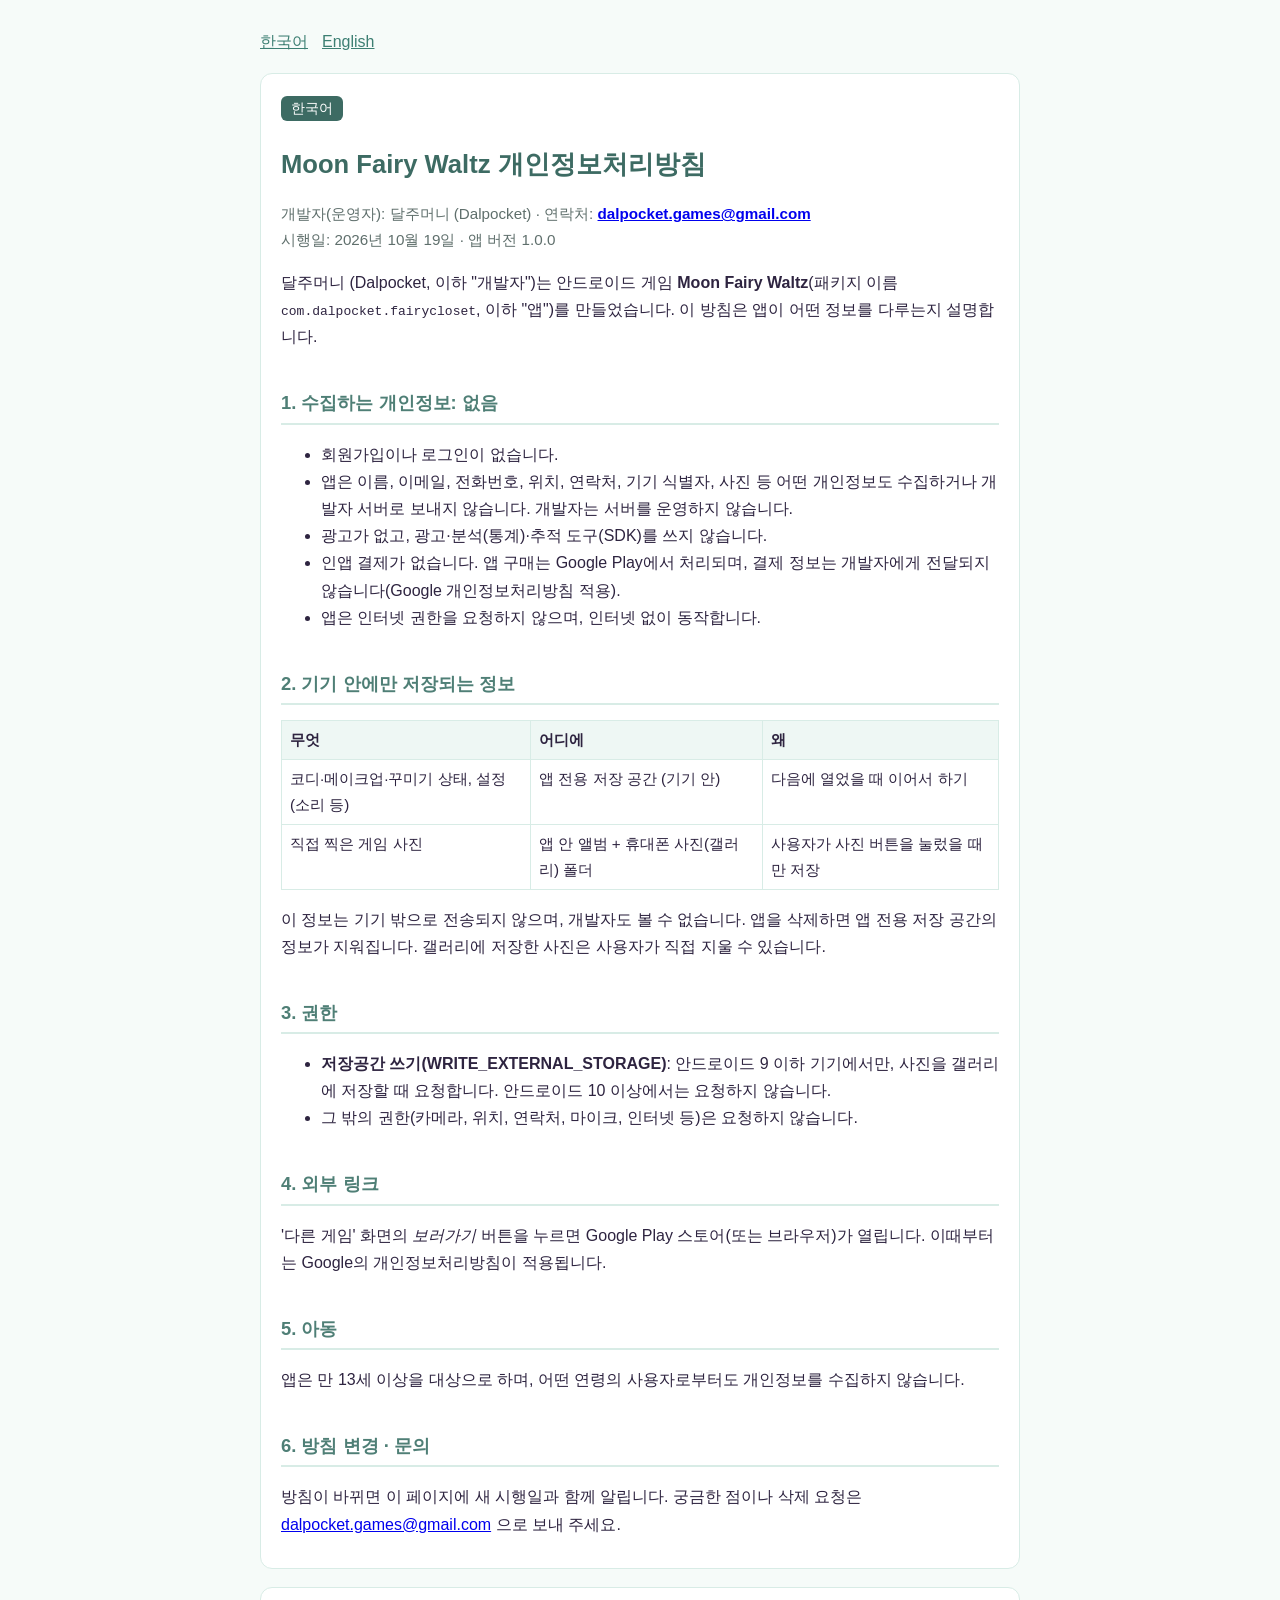
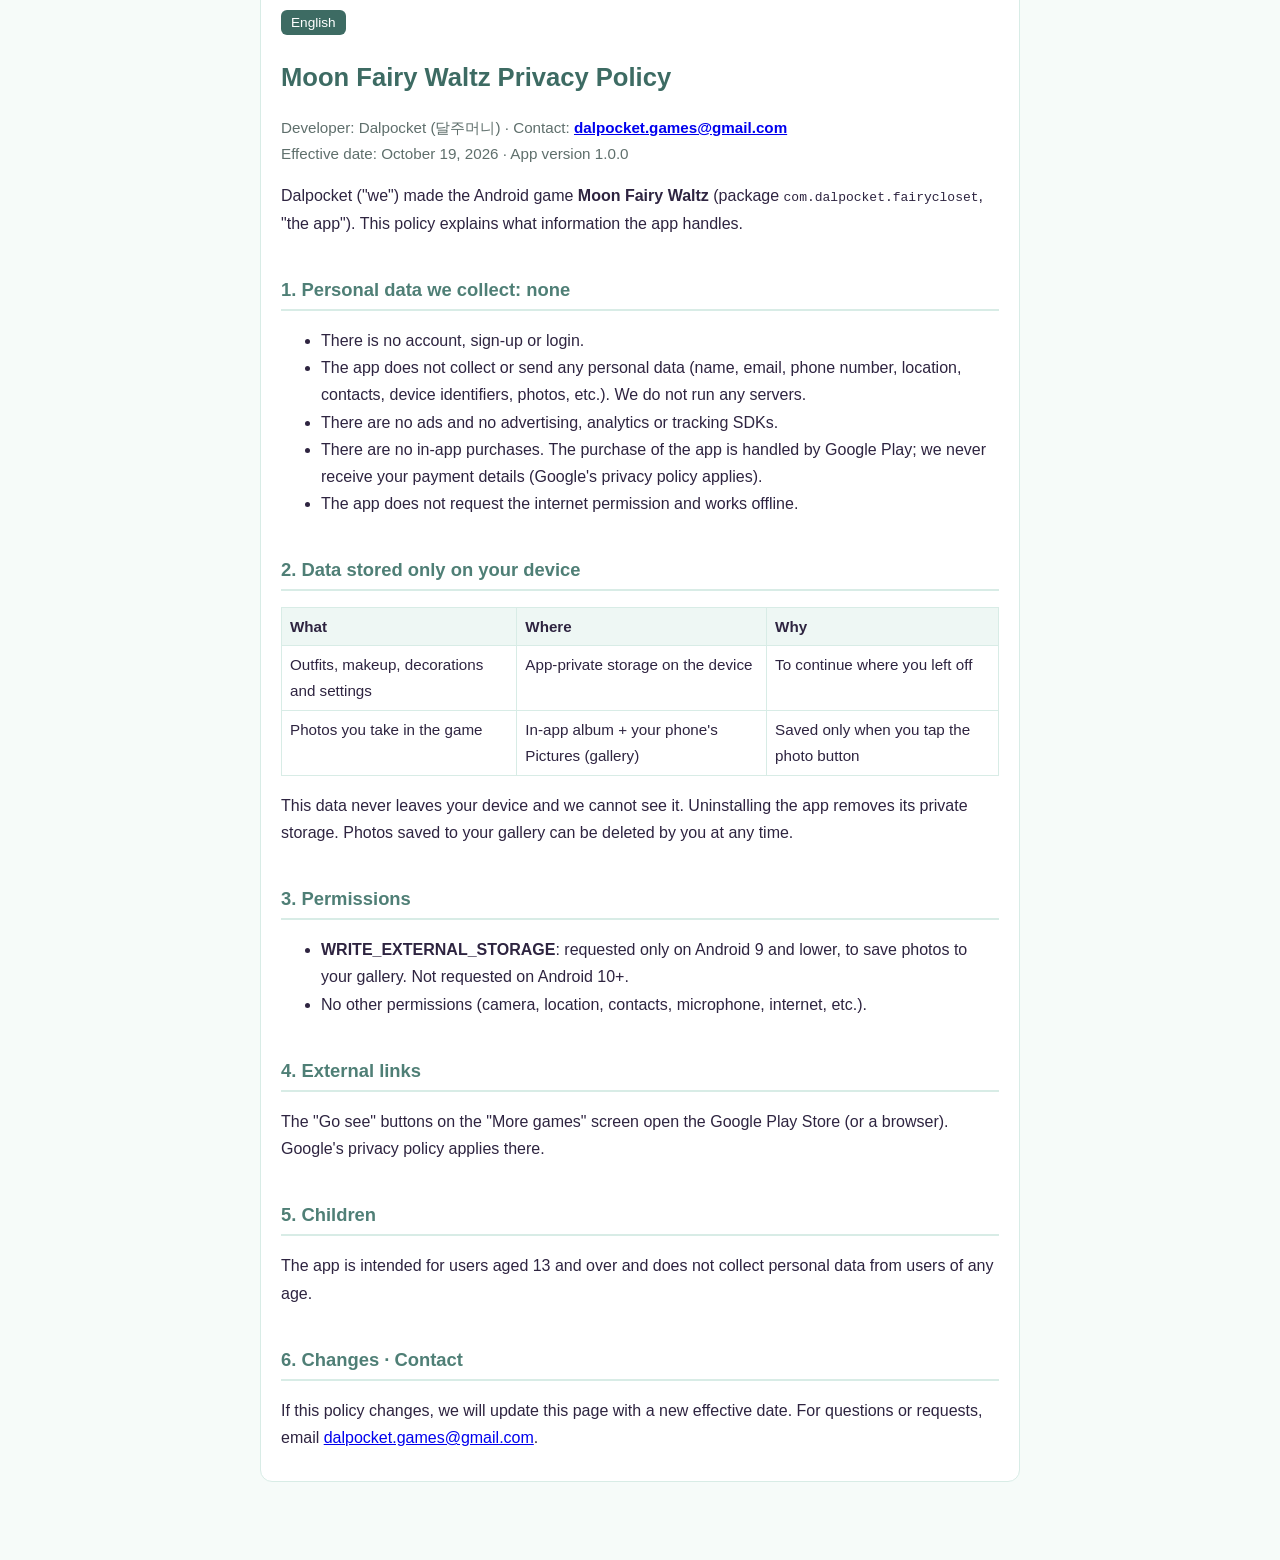
<file: moon-fairy-waltz/privacy/index.html>
<!DOCTYPE html>
<html lang="ko">
<head>
<meta charset="utf-8">
<meta name="viewport" content="width=device-width, initial-scale=1">
<title>Moon Fairy Waltz 개인정보처리방침 · Privacy Policy</title>
<style>
  body { font-family: -apple-system, "Apple SD Gothic Neo", "Noto Sans KR", "Malgun Gothic", sans-serif; line-height: 1.7; color: #2e2440; background: #f6fbf9; margin: 0; }
  main { max-width: 760px; margin: 0 auto; padding: 28px 20px 60px; }
  h1 { font-size: 1.6em; color: #3d6b63; margin-bottom: 4px; }
  h2 { font-size: 1.15em; color: #4f7f76; border-bottom: 2px solid #d8ece6; padding-bottom: 4px; margin-top: 2em; }
  .meta { color: #5f6f6c; font-size: 0.95em; }
  .box { background: #fff; border: 1px solid #d8ece6; border-radius: 12px; padding: 4px 20px 14px; margin: 18px 0; }
  .lang { display: inline-block; background: #3d6b63; color: #fff; border-radius: 6px; padding: 1px 10px; font-size: 0.85em; }
  nav a { margin-right: 14px; color: #3d7f73; }
  table { border-collapse: collapse; width: 100%; font-size: 0.95em; }
  th, td { border: 1px solid #d8ece6; padding: 6px 8px; text-align: left; vertical-align: top; }
  th { background: #eef7f4; }
</style>
</head>
<body>
<main>
<nav><a href="#ko">한국어</a><a href="#en">English</a></nav>

<section id="ko" class="box">
<p><span class="lang">한국어</span></p>
<h1>Moon Fairy Waltz 개인정보처리방침</h1>
<p class="meta">개발자(운영자): 달주머니 (Dalpocket) · 연락처: <strong><a href="mailto:dalpocket.games@gmail.com">dalpocket.games@gmail.com</a></strong><br>시행일: 2026년 10월 19일 · 앱 버전 1.0.0</p>
<p>달주머니 (Dalpocket, 이하 "개발자")는 안드로이드 게임 <strong>Moon Fairy Waltz</strong>(패키지 이름 <code>com.dalpocket.fairycloset</code>, 이하 "앱")를 만들었습니다. 이 방침은 앱이 어떤 정보를 다루는지 설명합니다.</p>

<h2>1. 수집하는 개인정보: 없음</h2>
<ul>
<li>회원가입이나 로그인이 없습니다.</li>
<li>앱은 이름, 이메일, 전화번호, 위치, 연락처, 기기 식별자, 사진 등 어떤 개인정보도 수집하거나 개발자 서버로 보내지 않습니다. 개발자는 서버를 운영하지 않습니다.</li>
<li>광고가 없고, 광고·분석(통계)·추적 도구(SDK)를 쓰지 않습니다.</li>
<li>인앱 결제가 없습니다. 앱 구매는 Google Play에서 처리되며, 결제 정보는 개발자에게 전달되지 않습니다(Google 개인정보처리방침 적용).</li>
<li>앱은 인터넷 권한을 요청하지 않으며, 인터넷 없이 동작합니다.</li>
</ul>

<h2>2. 기기 안에만 저장되는 정보</h2>
<table>
<tr><th>무엇</th><th>어디에</th><th>왜</th></tr>
<tr><td>코디·메이크업·꾸미기 상태, 설정(소리 등)</td><td>앱 전용 저장 공간 (기기 안)</td><td>다음에 열었을 때 이어서 하기</td></tr>
<tr><td>직접 찍은 게임 사진</td><td>앱 안 앨범 + 휴대폰 사진(갤러리) 폴더</td><td>사용자가 사진 버튼을 눌렀을 때만 저장</td></tr>
</table>
<p>이 정보는 기기 밖으로 전송되지 않으며, 개발자도 볼 수 없습니다. 앱을 삭제하면 앱 전용 저장 공간의 정보가 지워집니다. 갤러리에 저장한 사진은 사용자가 직접 지울 수 있습니다.</p>

<h2>3. 권한</h2>
<ul>
<li><strong>저장공간 쓰기(WRITE_EXTERNAL_STORAGE)</strong>: 안드로이드 9 이하 기기에서만, 사진을 갤러리에 저장할 때 요청합니다. 안드로이드 10 이상에서는 요청하지 않습니다.</li>
<li>그 밖의 권한(카메라, 위치, 연락처, 마이크, 인터넷 등)은 요청하지 않습니다.</li>
</ul>

<h2>4. 외부 링크</h2>
<p>'다른 게임' 화면의 <em>보러가기</em> 버튼을 누르면 Google Play 스토어(또는 브라우저)가 열립니다. 이때부터는 Google의 개인정보처리방침이 적용됩니다.</p>

<h2>5. 아동</h2>
<p>앱은 만 13세 이상을 대상으로 하며, 어떤 연령의 사용자로부터도 개인정보를 수집하지 않습니다.</p>

<h2>6. 방침 변경 · 문의</h2>
<p>방침이 바뀌면 이 페이지에 새 시행일과 함께 알립니다. 궁금한 점이나 삭제 요청은 <a href="mailto:dalpocket.games@gmail.com">dalpocket.games@gmail.com</a> 으로 보내 주세요.</p>
</section>

<section id="en" class="box">
<p><span class="lang">English</span></p>
<h1>Moon Fairy Waltz Privacy Policy</h1>
<p class="meta">Developer: Dalpocket (달주머니) · Contact: <strong><a href="mailto:dalpocket.games@gmail.com">dalpocket.games@gmail.com</a></strong><br>Effective date: October 19, 2026 · App version 1.0.0</p>
<p>Dalpocket ("we") made the Android game <strong>Moon Fairy Waltz</strong> (package <code>com.dalpocket.fairycloset</code>, "the app"). This policy explains what information the app handles.</p>

<h2>1. Personal data we collect: none</h2>
<ul>
<li>There is no account, sign-up or login.</li>
<li>The app does not collect or send any personal data (name, email, phone number, location, contacts, device identifiers, photos, etc.). We do not run any servers.</li>
<li>There are no ads and no advertising, analytics or tracking SDKs.</li>
<li>There are no in-app purchases. The purchase of the app is handled by Google Play; we never receive your payment details (Google's privacy policy applies).</li>
<li>The app does not request the internet permission and works offline.</li>
</ul>

<h2>2. Data stored only on your device</h2>
<table>
<tr><th>What</th><th>Where</th><th>Why</th></tr>
<tr><td>Outfits, makeup, decorations and settings</td><td>App-private storage on the device</td><td>To continue where you left off</td></tr>
<tr><td>Photos you take in the game</td><td>In-app album + your phone's Pictures (gallery)</td><td>Saved only when you tap the photo button</td></tr>
</table>
<p>This data never leaves your device and we cannot see it. Uninstalling the app removes its private storage. Photos saved to your gallery can be deleted by you at any time.</p>

<h2>3. Permissions</h2>
<ul>
<li><strong>WRITE_EXTERNAL_STORAGE</strong>: requested only on Android 9 and lower, to save photos to your gallery. Not requested on Android 10+.</li>
<li>No other permissions (camera, location, contacts, microphone, internet, etc.).</li>
</ul>

<h2>4. External links</h2>
<p>The "Go see" buttons on the "More games" screen open the Google Play Store (or a browser). Google's privacy policy applies there.</p>

<h2>5. Children</h2>
<p>The app is intended for users aged 13 and over and does not collect personal data from users of any age.</p>

<h2>6. Changes · Contact</h2>
<p>If this policy changes, we will update this page with a new effective date. For questions or requests, email <a href="mailto:dalpocket.games@gmail.com">dalpocket.games@gmail.com</a>.</p>
</section>
</main>
</body>
</html>
</file>
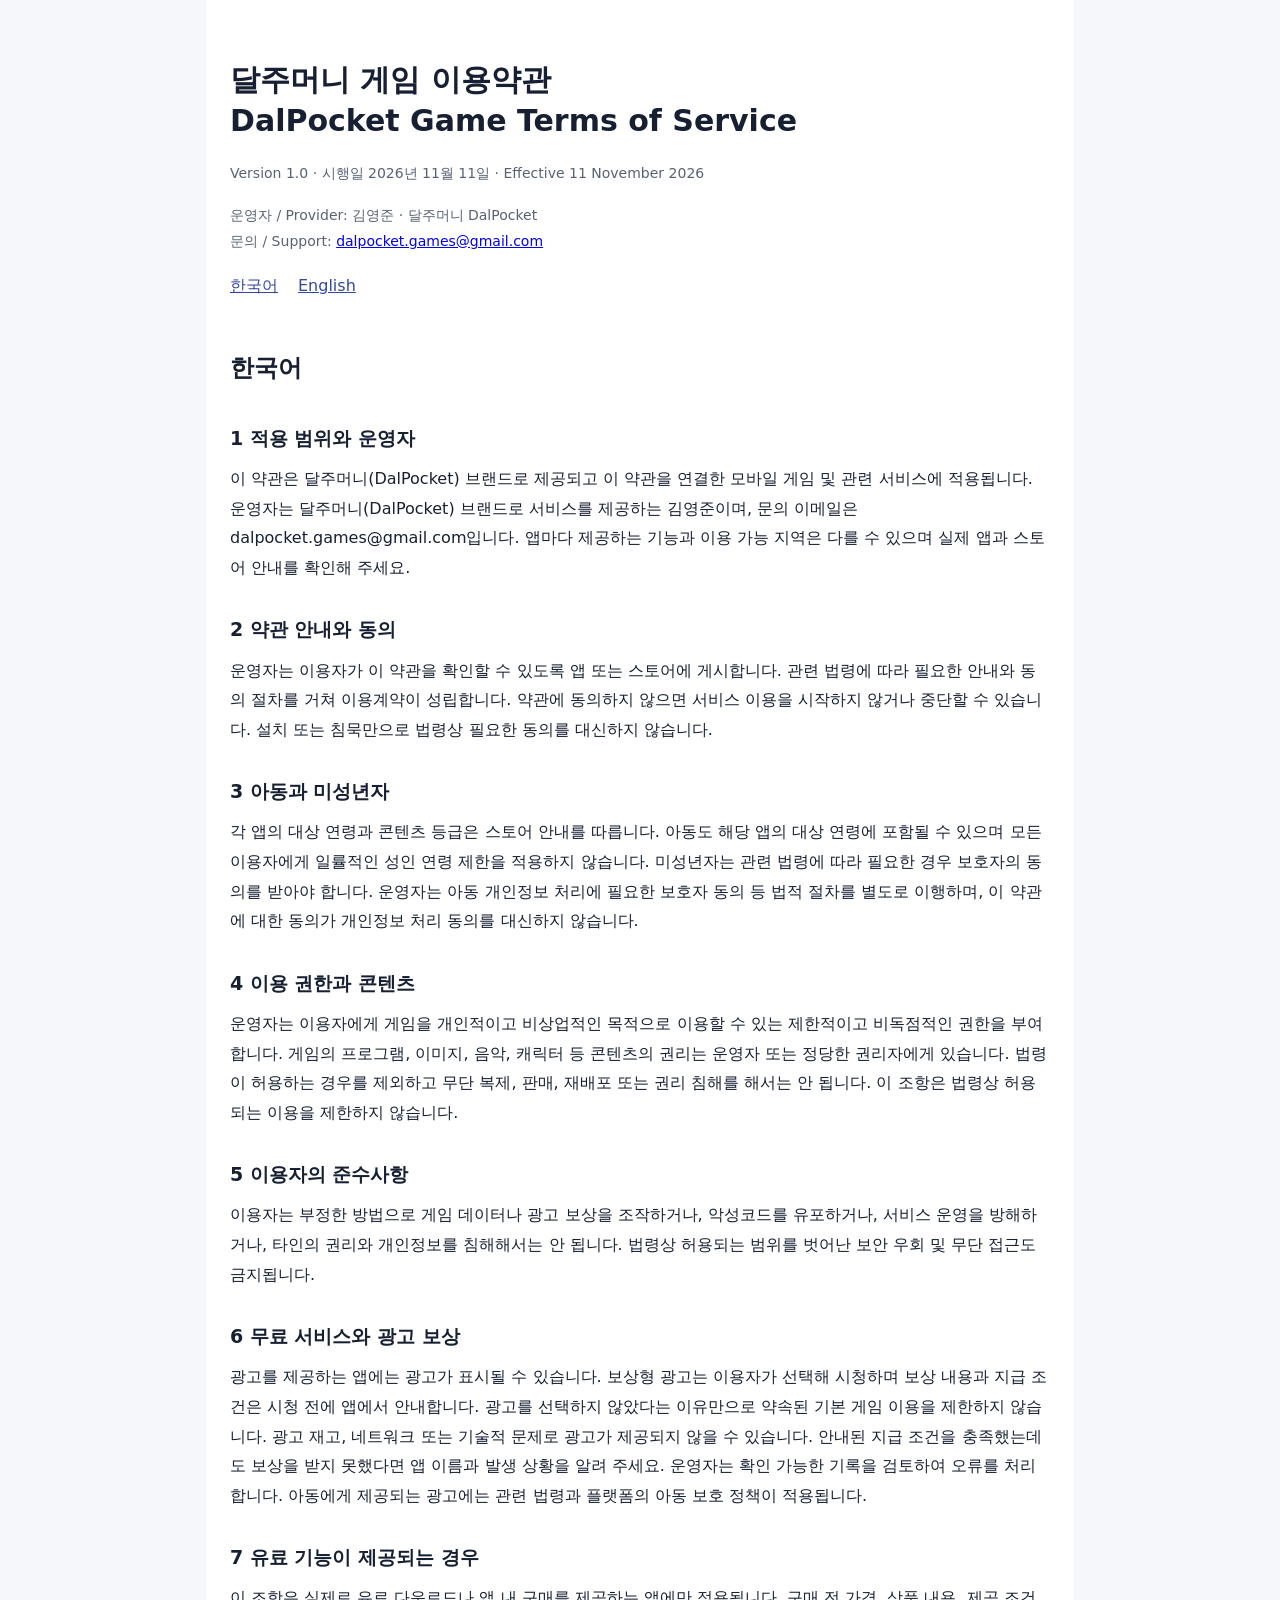
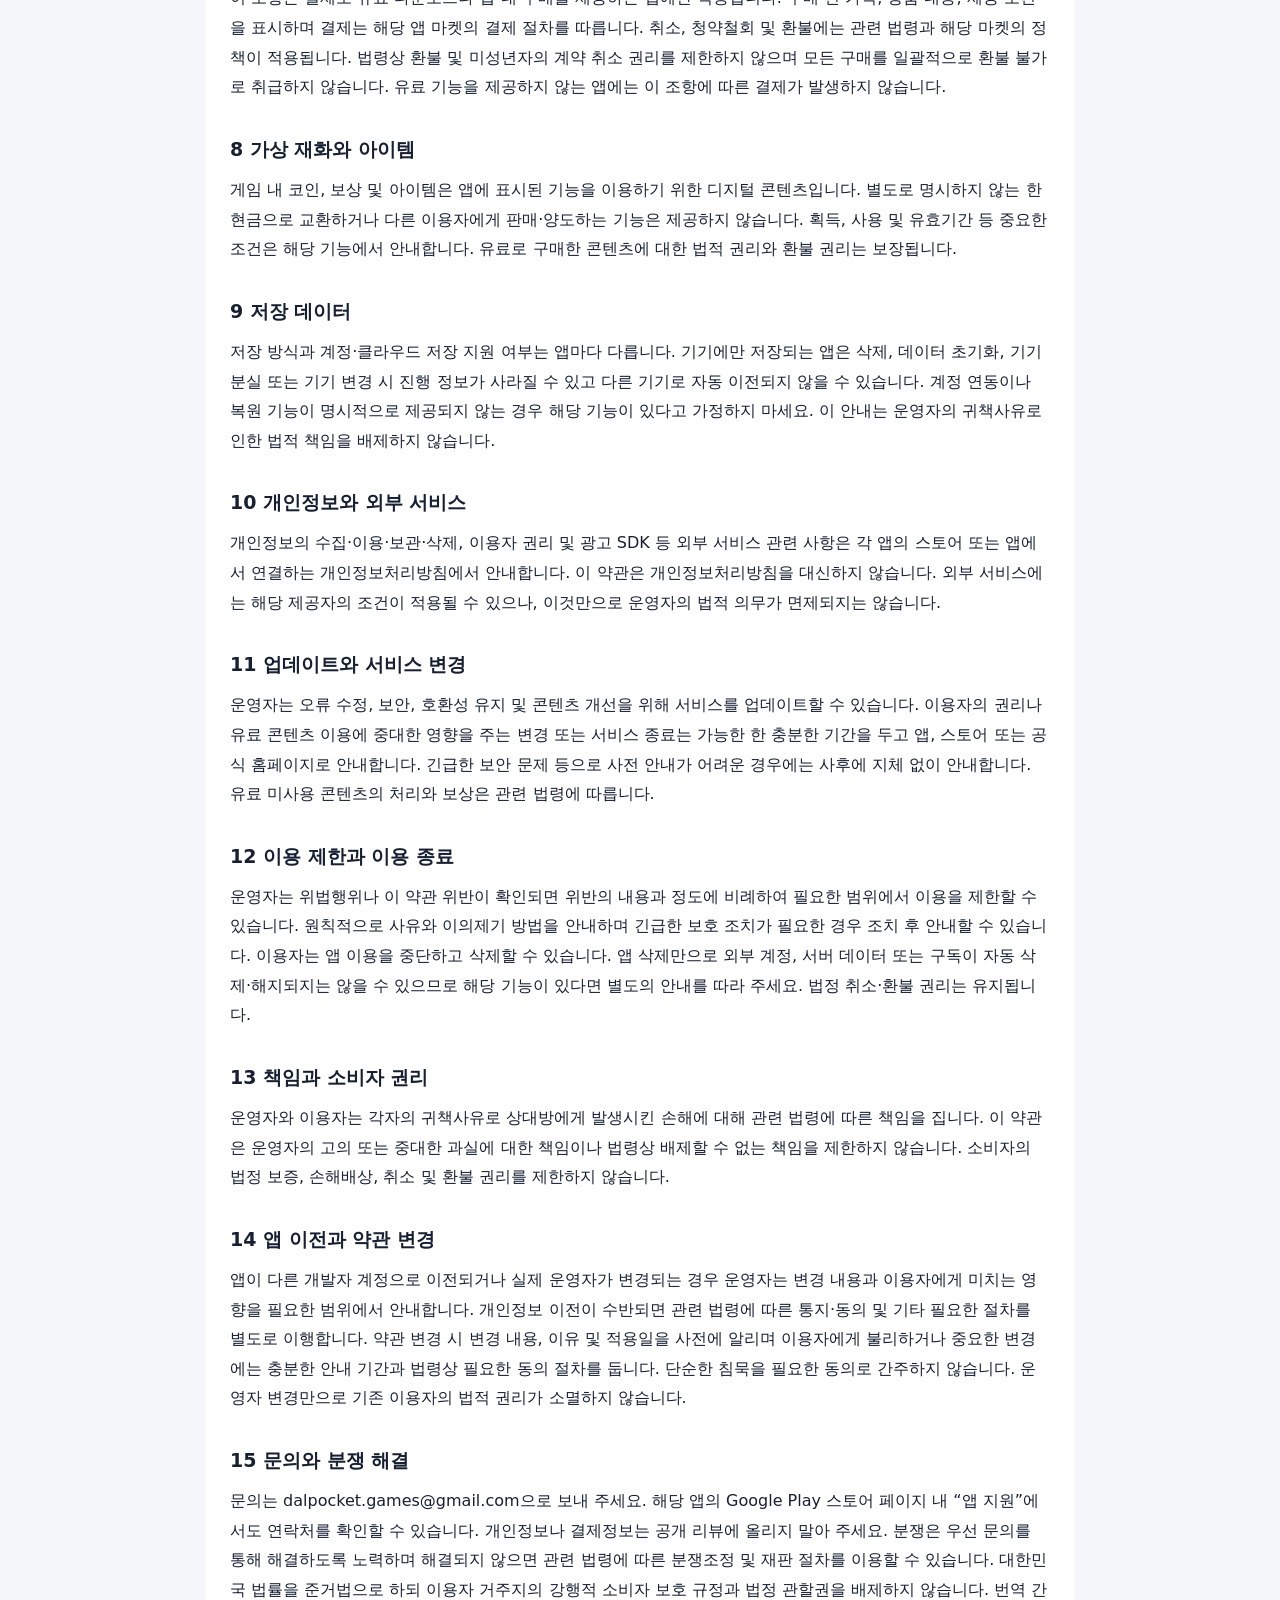
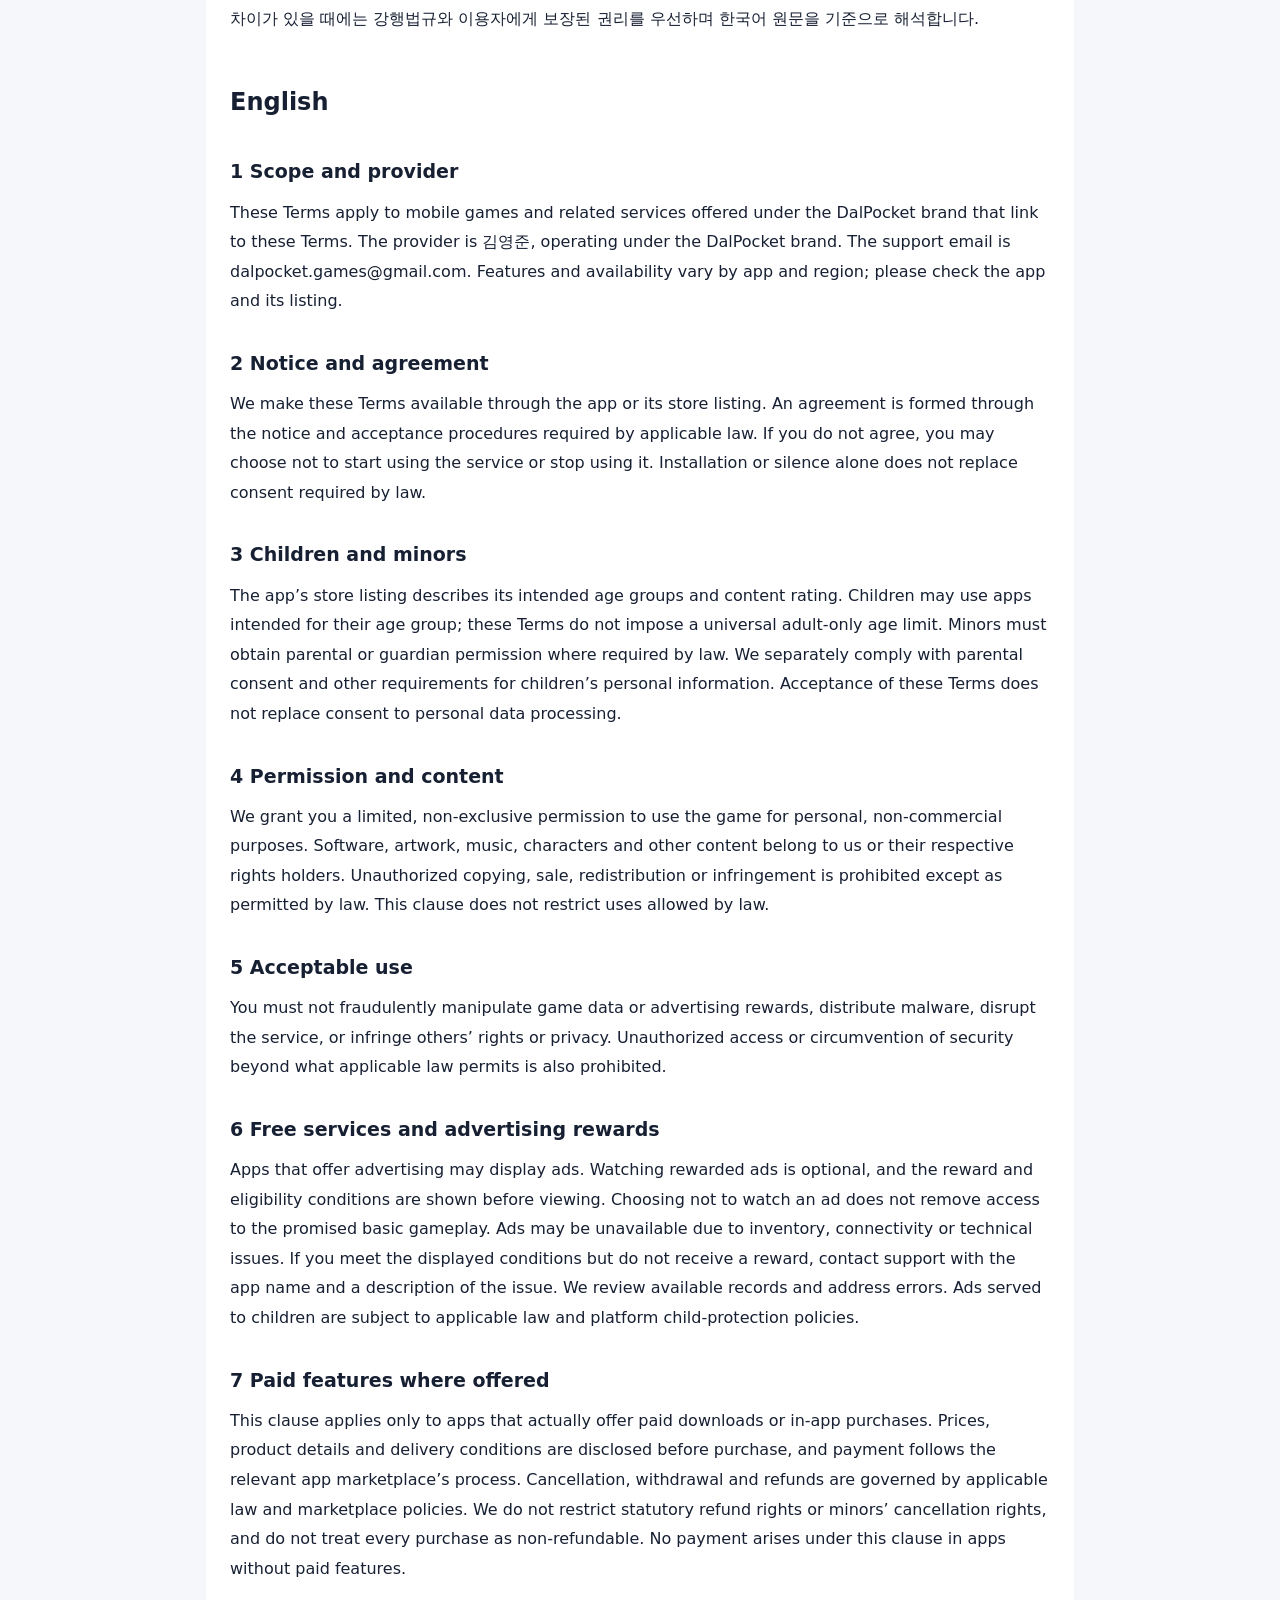
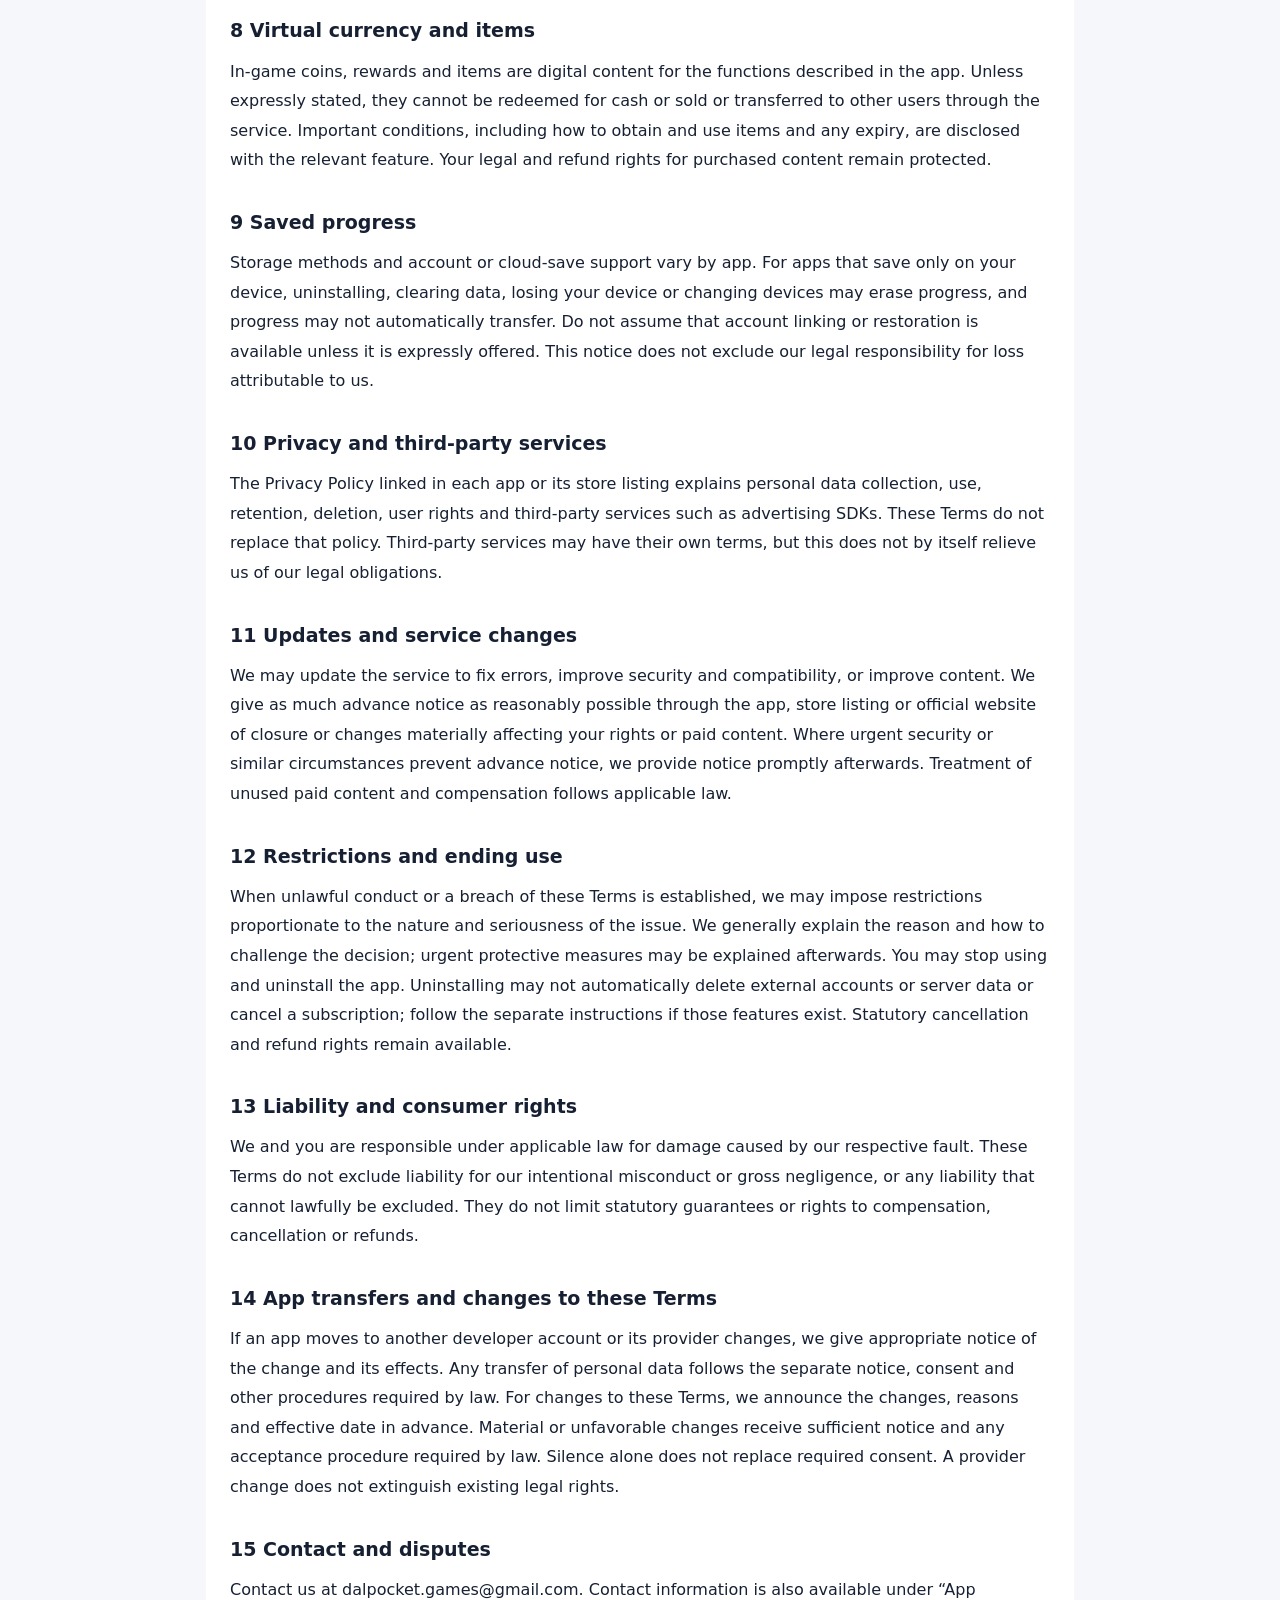
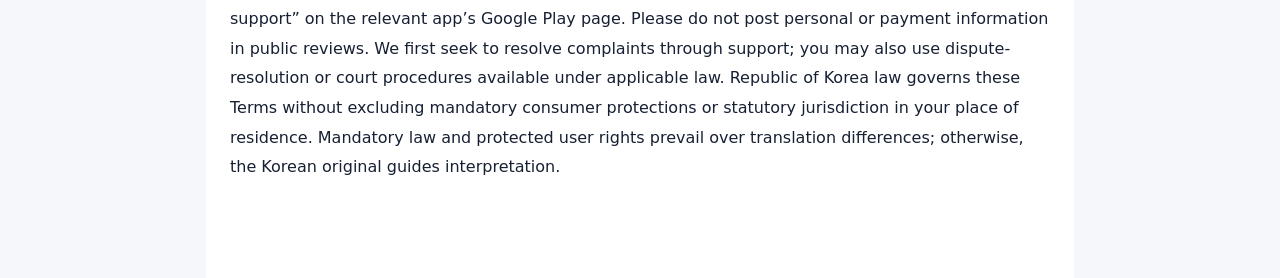
<file: terms.html>
<!doctype html><html lang="ko"><head><meta charset="utf-8"><meta name="viewport" content="width=device-width,initial-scale=1"><title>DalPocket Game Terms of Service</title><style>body{margin:0;background:#f6f7fb;color:#172033;font:16px/1.85 system-ui,-apple-system,sans-serif}main{max-width:820px;margin:auto;padding:40px 24px 80px;background:white}h1{font-size:30px;line-height:1.35}h2{margin-top:46px}h3{font-size:19px;margin:30px 0 8px}p{margin:0 0 16px}nav a{display:inline-block;margin-right:20px;color:#3448a0}.meta{color:#596275;font-size:14px}@media print{body{background:white}main{padding:0}nav{display:none}}</style></head><body><main><h1>달주머니 게임 이용약관<br>DalPocket Game Terms of Service</h1><p class="meta">Version 1.0 · 시행일 2026년 11월 11일 · Effective 11 November 2026</p><p class="meta">운영자 / Provider: 김영준 · 달주머니 DalPocket<br>문의 / Support: <a href="mailto:dalpocket.games@gmail.com">dalpocket.games@gmail.com</a></p><nav><a href="#ko">한국어</a><a href="#en">English</a></nav><h2 id="ko">한국어</h2><section><h3>1 적용 범위와 운영자</h3><p>이 약관은 달주머니(DalPocket) 브랜드로 제공되고 이 약관을 연결한 모바일 게임 및 관련 서비스에 적용됩니다. 운영자는 달주머니(DalPocket) 브랜드로 서비스를 제공하는 김영준이며, 문의 이메일은 dalpocket.games@gmail.com입니다. 앱마다 제공하는 기능과 이용 가능 지역은 다를 수 있으며 실제 앱과 스토어 안내를 확인해 주세요.</p></section><section><h3>2 약관 안내와 동의</h3><p>운영자는 이용자가 이 약관을 확인할 수 있도록 앱 또는 스토어에 게시합니다. 관련 법령에 따라 필요한 안내와 동의 절차를 거쳐 이용계약이 성립합니다. 약관에 동의하지 않으면 서비스 이용을 시작하지 않거나 중단할 수 있습니다. 설치 또는 침묵만으로 법령상 필요한 동의를 대신하지 않습니다.</p></section><section><h3>3 아동과 미성년자</h3><p>각 앱의 대상 연령과 콘텐츠 등급은 스토어 안내를 따릅니다. 아동도 해당 앱의 대상 연령에 포함될 수 있으며 모든 이용자에게 일률적인 성인 연령 제한을 적용하지 않습니다. 미성년자는 관련 법령에 따라 필요한 경우 보호자의 동의를 받아야 합니다. 운영자는 아동 개인정보 처리에 필요한 보호자 동의 등 법적 절차를 별도로 이행하며, 이 약관에 대한 동의가 개인정보 처리 동의를 대신하지 않습니다.</p></section><section><h3>4 이용 권한과 콘텐츠</h3><p>운영자는 이용자에게 게임을 개인적이고 비상업적인 목적으로 이용할 수 있는 제한적이고 비독점적인 권한을 부여합니다. 게임의 프로그램, 이미지, 음악, 캐릭터 등 콘텐츠의 권리는 운영자 또는 정당한 권리자에게 있습니다. 법령이 허용하는 경우를 제외하고 무단 복제, 판매, 재배포 또는 권리 침해를 해서는 안 됩니다. 이 조항은 법령상 허용되는 이용을 제한하지 않습니다.</p></section><section><h3>5 이용자의 준수사항</h3><p>이용자는 부정한 방법으로 게임 데이터나 광고 보상을 조작하거나, 악성코드를 유포하거나, 서비스 운영을 방해하거나, 타인의 권리와 개인정보를 침해해서는 안 됩니다. 법령상 허용되는 범위를 벗어난 보안 우회 및 무단 접근도 금지됩니다.</p></section><section><h3>6 무료 서비스와 광고 보상</h3><p>광고를 제공하는 앱에는 광고가 표시될 수 있습니다. 보상형 광고는 이용자가 선택해 시청하며 보상 내용과 지급 조건은 시청 전에 앱에서 안내합니다. 광고를 선택하지 않았다는 이유만으로 약속된 기본 게임 이용을 제한하지 않습니다. 광고 재고, 네트워크 또는 기술적 문제로 광고가 제공되지 않을 수 있습니다. 안내된 지급 조건을 충족했는데도 보상을 받지 못했다면 앱 이름과 발생 상황을 알려 주세요. 운영자는 확인 가능한 기록을 검토하여 오류를 처리합니다. 아동에게 제공되는 광고에는 관련 법령과 플랫폼의 아동 보호 정책이 적용됩니다.</p></section><section><h3>7 유료 기능이 제공되는 경우</h3><p>이 조항은 실제로 유료 다운로드나 앱 내 구매를 제공하는 앱에만 적용됩니다. 구매 전 가격, 상품 내용, 제공 조건을 표시하며 결제는 해당 앱 마켓의 결제 절차를 따릅니다. 취소, 청약철회 및 환불에는 관련 법령과 해당 마켓의 정책이 적용됩니다. 법령상 환불 및 미성년자의 계약 취소 권리를 제한하지 않으며 모든 구매를 일괄적으로 환불 불가로 취급하지 않습니다. 유료 기능을 제공하지 않는 앱에는 이 조항에 따른 결제가 발생하지 않습니다.</p></section><section><h3>8 가상 재화와 아이템</h3><p>게임 내 코인, 보상 및 아이템은 앱에 표시된 기능을 이용하기 위한 디지털 콘텐츠입니다. 별도로 명시하지 않는 한 현금으로 교환하거나 다른 이용자에게 판매·양도하는 기능은 제공하지 않습니다. 획득, 사용 및 유효기간 등 중요한 조건은 해당 기능에서 안내합니다. 유료로 구매한 콘텐츠에 대한 법적 권리와 환불 권리는 보장됩니다.</p></section><section><h3>9 저장 데이터</h3><p>저장 방식과 계정·클라우드 저장 지원 여부는 앱마다 다릅니다. 기기에만 저장되는 앱은 삭제, 데이터 초기화, 기기 분실 또는 기기 변경 시 진행 정보가 사라질 수 있고 다른 기기로 자동 이전되지 않을 수 있습니다. 계정 연동이나 복원 기능이 명시적으로 제공되지 않는 경우 해당 기능이 있다고 가정하지 마세요. 이 안내는 운영자의 귀책사유로 인한 법적 책임을 배제하지 않습니다.</p></section><section><h3>10 개인정보와 외부 서비스</h3><p>개인정보의 수집·이용·보관·삭제, 이용자 권리 및 광고 SDK 등 외부 서비스 관련 사항은 각 앱의 스토어 또는 앱에서 연결하는 개인정보처리방침에서 안내합니다. 이 약관은 개인정보처리방침을 대신하지 않습니다. 외부 서비스에는 해당 제공자의 조건이 적용될 수 있으나, 이것만으로 운영자의 법적 의무가 면제되지는 않습니다.</p></section><section><h3>11 업데이트와 서비스 변경</h3><p>운영자는 오류 수정, 보안, 호환성 유지 및 콘텐츠 개선을 위해 서비스를 업데이트할 수 있습니다. 이용자의 권리나 유료 콘텐츠 이용에 중대한 영향을 주는 변경 또는 서비스 종료는 가능한 한 충분한 기간을 두고 앱, 스토어 또는 공식 홈페이지로 안내합니다. 긴급한 보안 문제 등으로 사전 안내가 어려운 경우에는 사후에 지체 없이 안내합니다. 유료 미사용 콘텐츠의 처리와 보상은 관련 법령에 따릅니다.</p></section><section><h3>12 이용 제한과 이용 종료</h3><p>운영자는 위법행위나 이 약관 위반이 확인되면 위반의 내용과 정도에 비례하여 필요한 범위에서 이용을 제한할 수 있습니다. 원칙적으로 사유와 이의제기 방법을 안내하며 긴급한 보호 조치가 필요한 경우 조치 후 안내할 수 있습니다. 이용자는 앱 이용을 중단하고 삭제할 수 있습니다. 앱 삭제만으로 외부 계정, 서버 데이터 또는 구독이 자동 삭제·해지되지는 않을 수 있으므로 해당 기능이 있다면 별도의 안내를 따라 주세요. 법정 취소·환불 권리는 유지됩니다.</p></section><section><h3>13 책임과 소비자 권리</h3><p>운영자와 이용자는 각자의 귀책사유로 상대방에게 발생시킨 손해에 대해 관련 법령에 따른 책임을 집니다. 이 약관은 운영자의 고의 또는 중대한 과실에 대한 책임이나 법령상 배제할 수 없는 책임을 제한하지 않습니다. 소비자의 법정 보증, 손해배상, 취소 및 환불 권리를 제한하지 않습니다.</p></section><section><h3>14 앱 이전과 약관 변경</h3><p>앱이 다른 개발자 계정으로 이전되거나 실제 운영자가 변경되는 경우 운영자는 변경 내용과 이용자에게 미치는 영향을 필요한 범위에서 안내합니다. 개인정보 이전이 수반되면 관련 법령에 따른 통지·동의 및 기타 필요한 절차를 별도로 이행합니다. 약관 변경 시 변경 내용, 이유 및 적용일을 사전에 알리며 이용자에게 불리하거나 중요한 변경에는 충분한 안내 기간과 법령상 필요한 동의 절차를 둡니다. 단순한 침묵을 필요한 동의로 간주하지 않습니다. 운영자 변경만으로 기존 이용자의 법적 권리가 소멸하지 않습니다.</p></section><section><h3>15 문의와 분쟁 해결</h3><p>문의는 dalpocket.games@gmail.com으로 보내 주세요. 해당 앱의 Google Play 스토어 페이지 내 “앱 지원”에서도 연락처를 확인할 수 있습니다. 개인정보나 결제정보는 공개 리뷰에 올리지 말아 주세요. 분쟁은 우선 문의를 통해 해결하도록 노력하며 해결되지 않으면 관련 법령에 따른 분쟁조정 및 재판 절차를 이용할 수 있습니다. 대한민국 법률을 준거법으로 하되 이용자 거주지의 강행적 소비자 보호 규정과 법정 관할권을 배제하지 않습니다. 번역 간 차이가 있을 때에는 강행법규와 이용자에게 보장된 권리를 우선하며 한국어 원문을 기준으로 해석합니다.</p></section><h2 id="en" lang="en">English</h2><div lang="en"><section><h3>1 Scope and provider</h3><p>These Terms apply to mobile games and related services offered under the DalPocket brand that link to these Terms. The provider is 김영준, operating under the DalPocket brand. The support email is dalpocket.games@gmail.com. Features and availability vary by app and region; please check the app and its listing.</p></section><section><h3>2 Notice and agreement</h3><p>We make these Terms available through the app or its store listing. An agreement is formed through the notice and acceptance procedures required by applicable law. If you do not agree, you may choose not to start using the service or stop using it. Installation or silence alone does not replace consent required by law.</p></section><section><h3>3 Children and minors</h3><p>The app’s store listing describes its intended age groups and content rating. Children may use apps intended for their age group; these Terms do not impose a universal adult-only age limit. Minors must obtain parental or guardian permission where required by law. We separately comply with parental consent and other requirements for children’s personal information. Acceptance of these Terms does not replace consent to personal data processing.</p></section><section><h3>4 Permission and content</h3><p>We grant you a limited, non-exclusive permission to use the game for personal, non-commercial purposes. Software, artwork, music, characters and other content belong to us or their respective rights holders. Unauthorized copying, sale, redistribution or infringement is prohibited except as permitted by law. This clause does not restrict uses allowed by law.</p></section><section><h3>5 Acceptable use</h3><p>You must not fraudulently manipulate game data or advertising rewards, distribute malware, disrupt the service, or infringe others’ rights or privacy. Unauthorized access or circumvention of security beyond what applicable law permits is also prohibited.</p></section><section><h3>6 Free services and advertising rewards</h3><p>Apps that offer advertising may display ads. Watching rewarded ads is optional, and the reward and eligibility conditions are shown before viewing. Choosing not to watch an ad does not remove access to the promised basic gameplay. Ads may be unavailable due to inventory, connectivity or technical issues. If you meet the displayed conditions but do not receive a reward, contact support with the app name and a description of the issue. We review available records and address errors. Ads served to children are subject to applicable law and platform child-protection policies.</p></section><section><h3>7 Paid features where offered</h3><p>This clause applies only to apps that actually offer paid downloads or in-app purchases. Prices, product details and delivery conditions are disclosed before purchase, and payment follows the relevant app marketplace’s process. Cancellation, withdrawal and refunds are governed by applicable law and marketplace policies. We do not restrict statutory refund rights or minors’ cancellation rights, and do not treat every purchase as non-refundable. No payment arises under this clause in apps without paid features.</p></section><section><h3>8 Virtual currency and items</h3><p>In-game coins, rewards and items are digital content for the functions described in the app. Unless expressly stated, they cannot be redeemed for cash or sold or transferred to other users through the service. Important conditions, including how to obtain and use items and any expiry, are disclosed with the relevant feature. Your legal and refund rights for purchased content remain protected.</p></section><section><h3>9 Saved progress</h3><p>Storage methods and account or cloud-save support vary by app. For apps that save only on your device, uninstalling, clearing data, losing your device or changing devices may erase progress, and progress may not automatically transfer. Do not assume that account linking or restoration is available unless it is expressly offered. This notice does not exclude our legal responsibility for loss attributable to us.</p></section><section><h3>10 Privacy and third-party services</h3><p>The Privacy Policy linked in each app or its store listing explains personal data collection, use, retention, deletion, user rights and third-party services such as advertising SDKs. These Terms do not replace that policy. Third-party services may have their own terms, but this does not by itself relieve us of our legal obligations.</p></section><section><h3>11 Updates and service changes</h3><p>We may update the service to fix errors, improve security and compatibility, or improve content. We give as much advance notice as reasonably possible through the app, store listing or official website of closure or changes materially affecting your rights or paid content. Where urgent security or similar circumstances prevent advance notice, we provide notice promptly afterwards. Treatment of unused paid content and compensation follows applicable law.</p></section><section><h3>12 Restrictions and ending use</h3><p>When unlawful conduct or a breach of these Terms is established, we may impose restrictions proportionate to the nature and seriousness of the issue. We generally explain the reason and how to challenge the decision; urgent protective measures may be explained afterwards. You may stop using and uninstall the app. Uninstalling may not automatically delete external accounts or server data or cancel a subscription; follow the separate instructions if those features exist. Statutory cancellation and refund rights remain available.</p></section><section><h3>13 Liability and consumer rights</h3><p>We and you are responsible under applicable law for damage caused by our respective fault. These Terms do not exclude liability for our intentional misconduct or gross negligence, or any liability that cannot lawfully be excluded. They do not limit statutory guarantees or rights to compensation, cancellation or refunds.</p></section><section><h3>14 App transfers and changes to these Terms</h3><p>If an app moves to another developer account or its provider changes, we give appropriate notice of the change and its effects. Any transfer of personal data follows the separate notice, consent and other procedures required by law. For changes to these Terms, we announce the changes, reasons and effective date in advance. Material or unfavorable changes receive sufficient notice and any acceptance procedure required by law. Silence alone does not replace required consent. A provider change does not extinguish existing legal rights.</p></section><section><h3>15 Contact and disputes</h3><p>Contact us at dalpocket.games@gmail.com. Contact information is also available under “App support” on the relevant app’s Google Play page. Please do not post personal or payment information in public reviews. We first seek to resolve complaints through support; you may also use dispute-resolution or court procedures available under applicable law. Republic of Korea law governs these Terms without excluding mandatory consumer protections or statutory jurisdiction in your place of residence. Mandatory law and protected user rights prevail over translation differences; otherwise, the Korean original guides interpretation.</p></section></div></main></body></html>
</file>
<file: games/style.css>
:root{color-scheme:dark;--night:#0a1224;--gold:#f2d59f;--line:#c7a46a;--panel:#121c31}
*{box-sizing:border-box}body{margin:0;background:var(--night) url(assets/background.svg) center top / 100% auto no-repeat;color:#fff0d1;font:16px system-ui,sans-serif}
main{width:min(100% - 36px,1440px);margin:auto;padding-bottom:52px}
header{display:flex;align-items:center;gap:10px;padding:18px 0;border-bottom:1px solid var(--line);font-weight:700}
header img{width:46px}header small{display:block;color:var(--gold)}
.hero{display:grid;grid-template-columns:1.1fr 1fr;align-items:center}
h1{font-size:clamp(26px,5vw,76px);margin:0;letter-spacing:-.05em}.hero img{width:100%;max-height:420px;object-fit:contain}
h2{display:flex;gap:12px;align-items:center;margin:20px 0 14px;font-size:clamp(18px,2.5vw,28px)}h2::after{content:"";flex:1;height:1px;background:var(--line)}
.grid{display:grid;grid-template-columns:repeat(4,minmax(0,1fr));gap:clamp(9px,1.6vw,22px)}
.card{overflow:hidden;border:1px solid var(--line);border-radius:clamp(12px,1.6vw,24px);background:var(--panel)}.art{display:block;width:100%;aspect-ratio:5/4;object-fit:cover}
.card h3{margin:0;padding:12px 8px;text-align:center;font-size:clamp(13px,1.9vw,24px);overflow-wrap:anywhere}
.upcoming{grid-template-columns:1fr}.upcoming .art{aspect-ratio:4.6/1}
.cta{display:block;width:max-content;margin:0 auto 12px;padding:7px 12px;color:var(--night);background:var(--gold);border-radius:20px;text-decoration:none}
@media (max-width:700px),(orientation:portrait){.grid{grid-template-columns:repeat(2,minmax(0,1fr))}.upcoming{grid-template-columns:1fr}.upcoming .art{aspect-ratio:2.4/1}.hero img{min-height:130px}}
body[data-layout=landscape] .grid{grid-template-columns:repeat(4,minmax(0,1fr))}
body[data-layout=portrait] .grid{grid-template-columns:repeat(2,minmax(0,1fr))}
body[data-layout] .upcoming{grid-template-columns:1fr}
body[data-layout=portrait] main{max-width:850px}body[data-layout=portrait] .upcoming .art{aspect-ratio:2.4/1}
.cta.soon{background:transparent;color:var(--gold);border:1px solid var(--line)}
</file>
